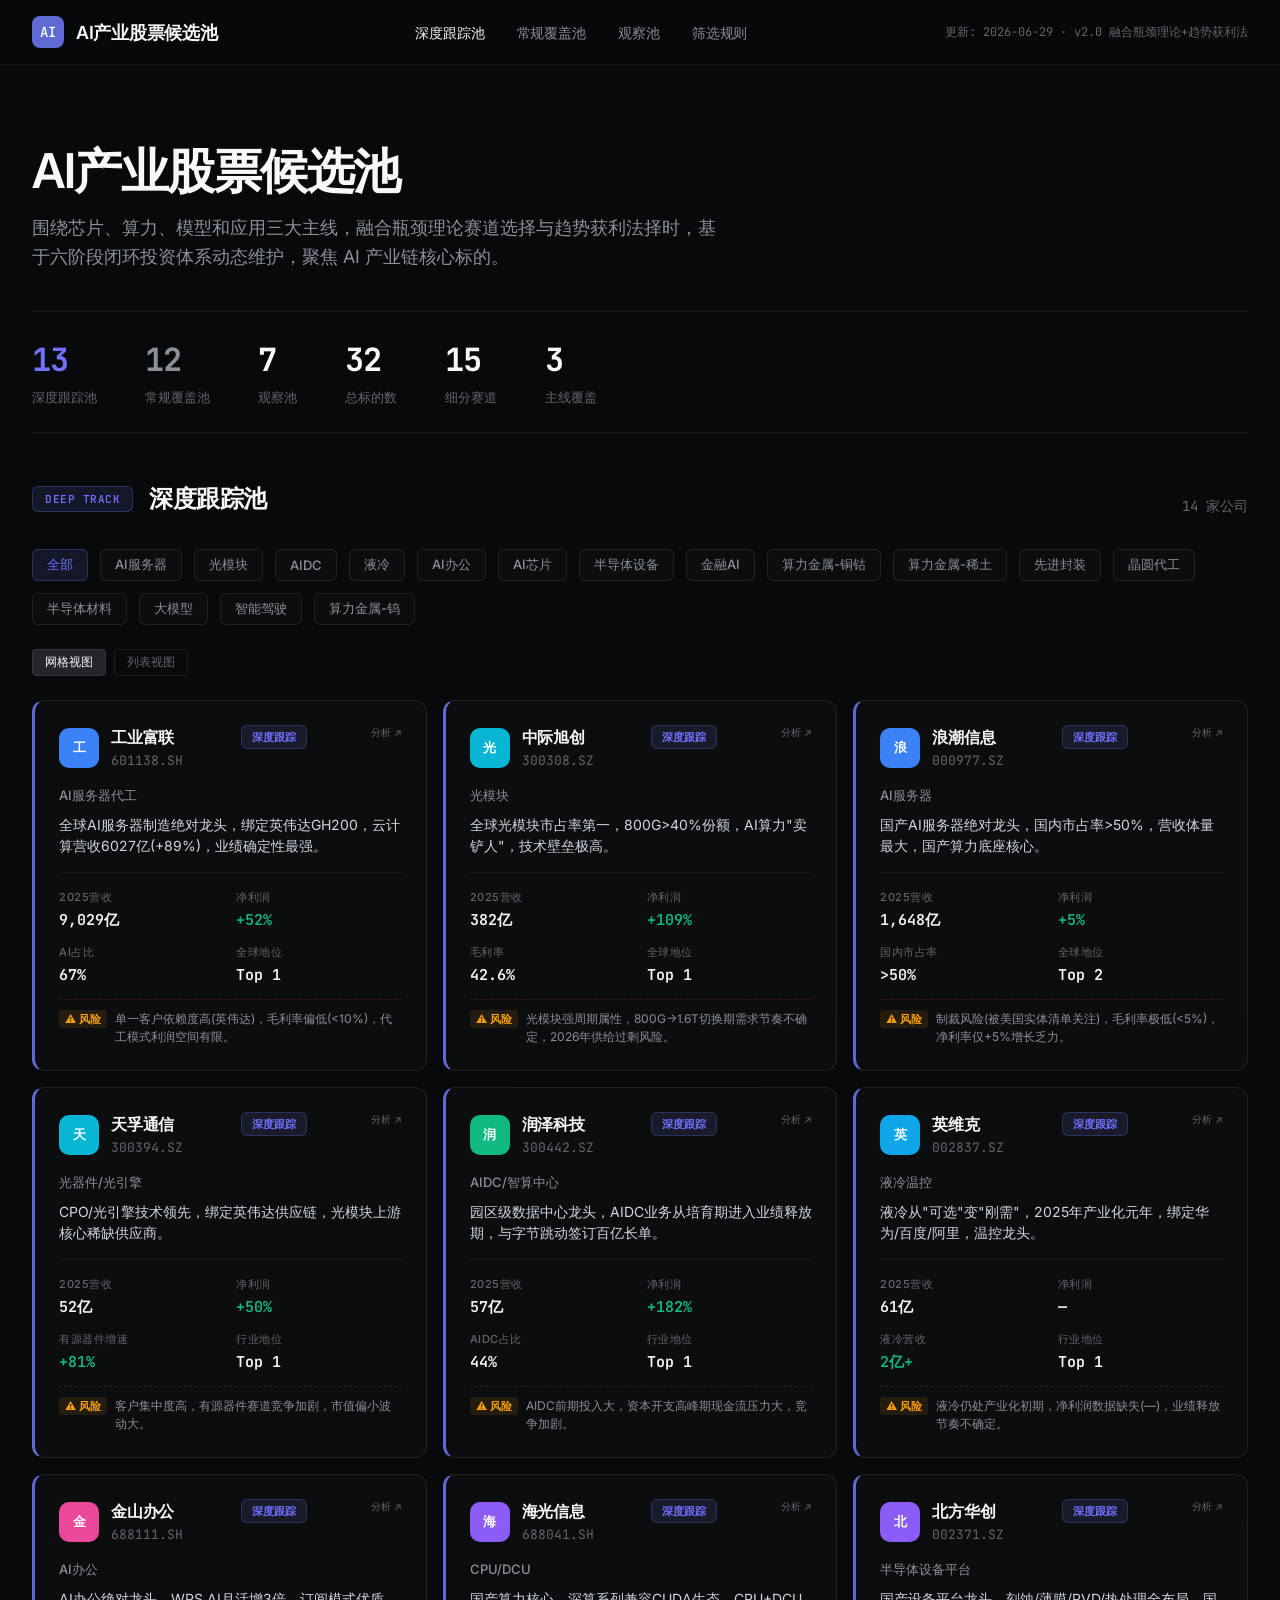
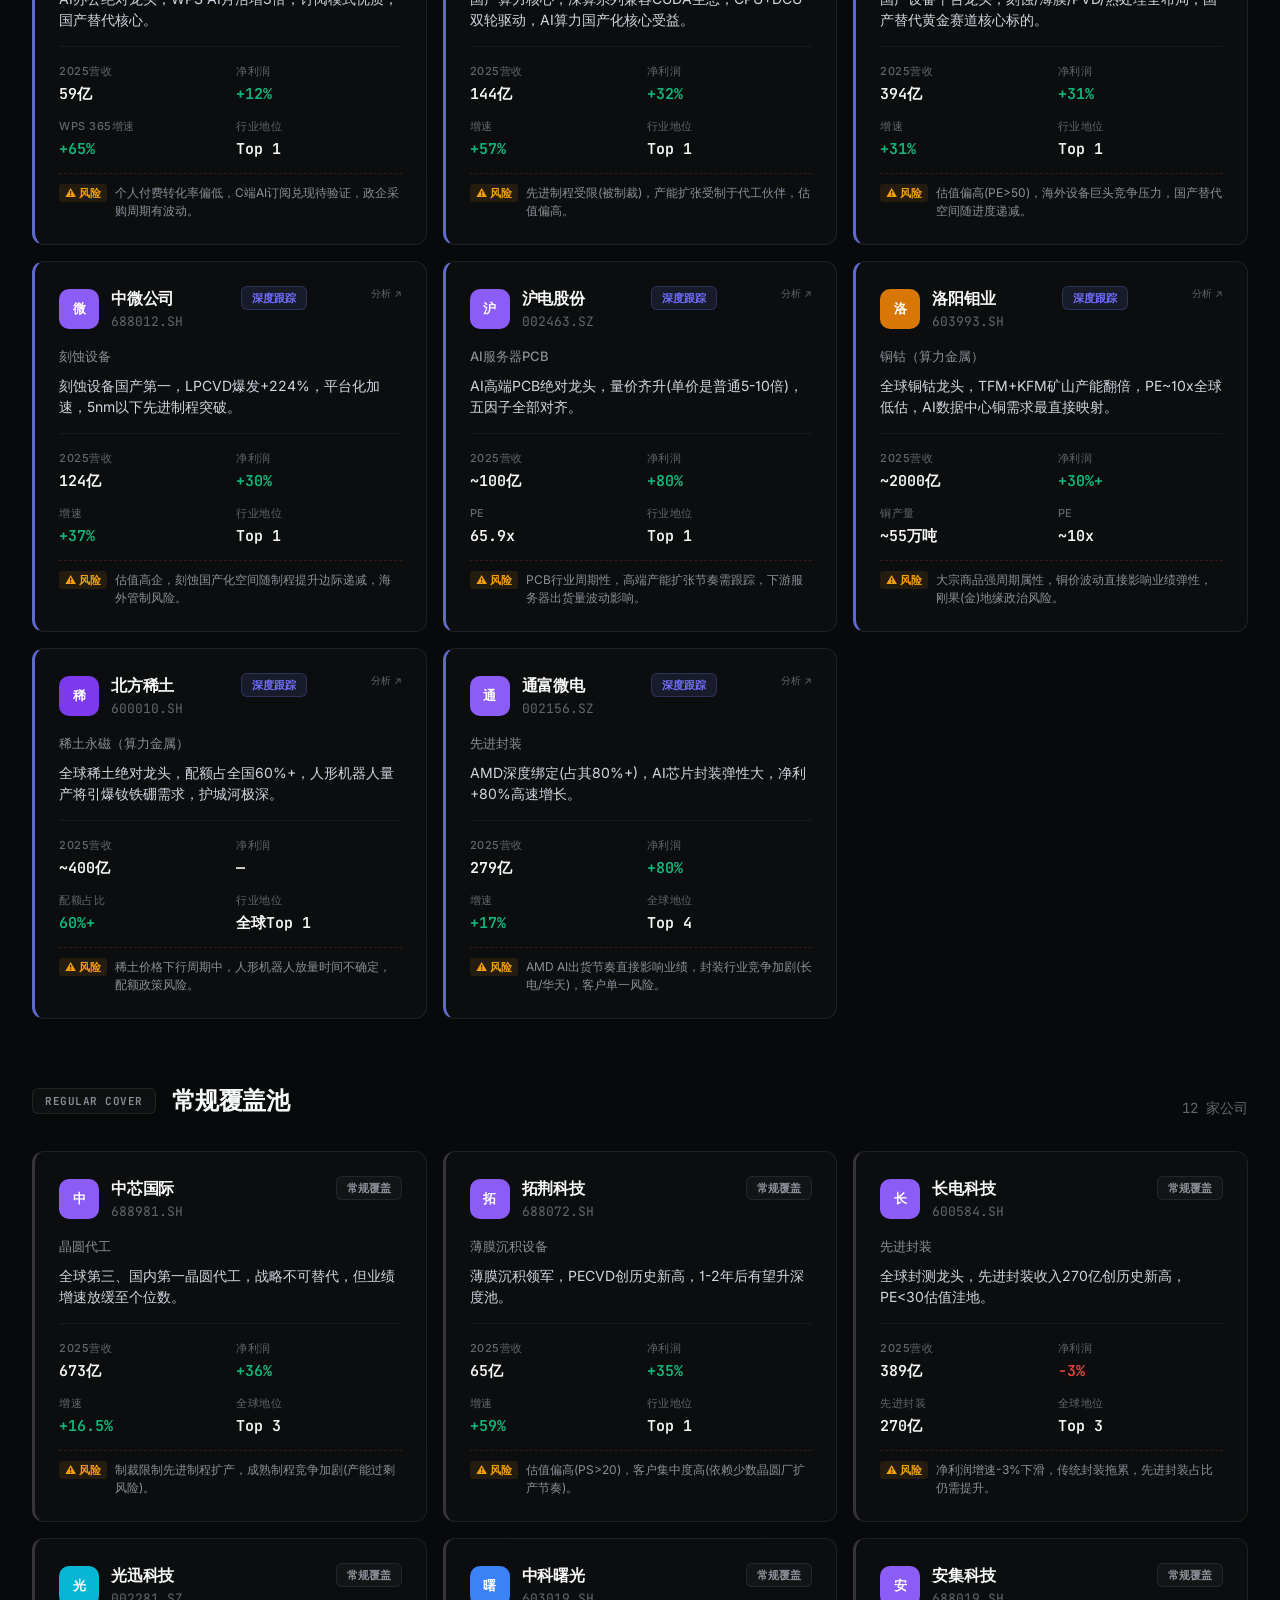
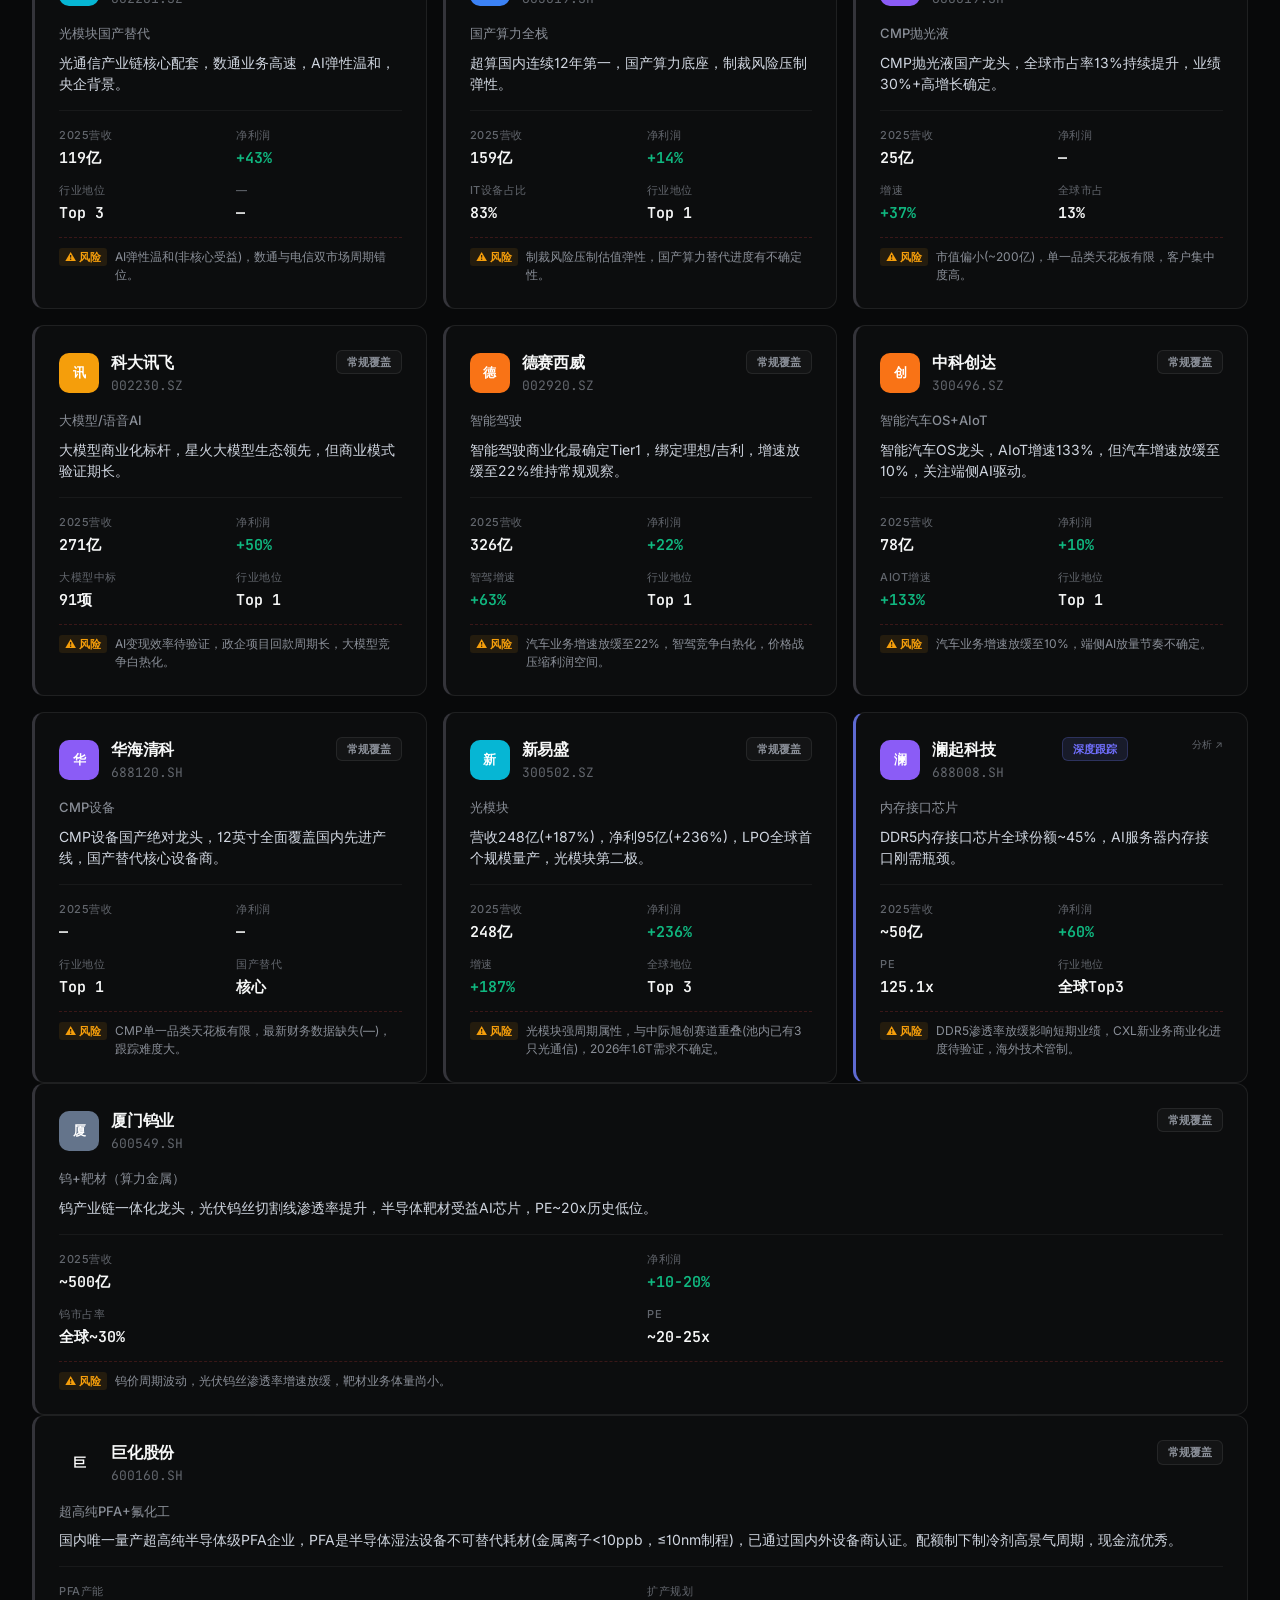
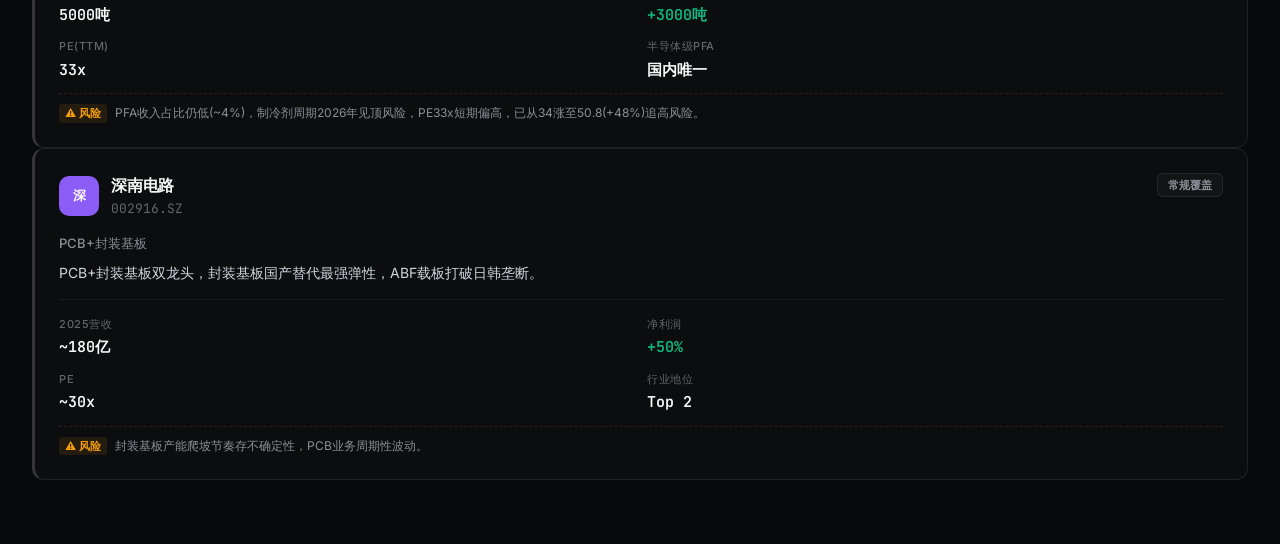
<file: index.html>
<!DOCTYPE html>
<html lang="zh-CN">
<head>
  <meta charset="UTF-8">
  <meta name="viewport" content="width=device-width, initial-scale=1.0">
  <title>AI产业股票候选池 | Warren H</title>
  <link href="https://fonts.googleapis.com/css2?family=Inter:wght@300;400;500;600;700&family=JetBrains+Mono:wght@400;500&display=swap" rel="stylesheet">
  <style>
    :root {
      --bg-deep: #010102;
      --bg-page: #08090a;
      --bg-panel: #0f1011;
      --bg-surface: #191a1b;
      --bg-elevated: #23252a;
      --text-primary: #f7f8f8;
      --text-secondary: #d0d6e0;
      --text-muted: #8a8f98;
      --text-faint: #62666d;
      --accent: #5e6ad2;
      --accent-hover: #828fff;
      --accent-violet: #7170ff;
      --border-subtle: rgba(255,255,255,0.05);
      --border-standard: rgba(255,255,255,0.08);
      --border-solid: #34343a;
      --success: #10b981;
      --warning: #f59e0b;
      --danger: #ef4444;
      --deep-track: rgba(94,106,210,0.15);
      --regular-track: rgba(255,255,255,0.03);
    }

    * {
      margin: 0;
      padding: 0;
      box-sizing: border-box;
    }

    body {
      font-family: 'Inter', system-ui, -apple-system, sans-serif;
      font-feature-settings: "cv01", "ss03";
      background: var(--bg-page);
      color: var(--text-secondary);
      line-height: 1.5;
      min-height: 100vh;
    }

    header {
      position: sticky;
      top: 0;
      z-index: 100;
      background: rgba(8,9,10,0.85);
      backdrop-filter: blur(20px);
      border-bottom: 1px solid var(--border-subtle);
    }

    .header-inner {
      max-width: 1400px;
      margin: 0 auto;
      padding: 0 32px;
      height: 64px;
      display: flex;
      align-items: center;
      justify-content: space-between;
    }

    .logo {
      display: flex;
      align-items: center;
      gap: 12px;
      font-size: 18px;
      font-weight: 600;
      color: var(--text-primary);
      letter-spacing: -0.3px;
    }

    .logo-icon {
      width: 32px;
      height: 32px;
      background: var(--accent);
      border-radius: 8px;
      display: flex;
      align-items: center;
      justify-content: center;
      font-family: 'JetBrains Mono', monospace;
      font-size: 14px;
      font-weight: 500;
      color: white;
    }

    .nav-links {
      display: flex;
      gap: 32px;
      align-items: center;
    }

    .nav-links a {
      font-size: 14px;
      font-weight: 500;
      color: var(--text-muted);
      text-decoration: none;
      transition: color 0.2s;
      letter-spacing: -0.1px;
    }

    .nav-links a:hover {
      color: var(--text-primary);
    }

    .nav-links a.active {
      color: var(--text-primary);
    }

    .last-update {
      font-size: 12px;
      color: var(--text-faint);
      font-family: 'JetBrains Mono', monospace;
    }

    .hero {
      max-width: 1400px;
      margin: 0 auto;
      padding: 80px 32px 48px;
    }

    .hero h1 {
      font-size: 48px;
      font-weight: 600;
      color: var(--text-primary);
      letter-spacing: -1.5px;
      line-height: 1.1;
      margin-bottom: 16px;
    }

    .hero-subtitle {
      font-size: 18px;
      color: var(--text-muted);
      line-height: 1.6;
      max-width: 700px;
      margin-bottom: 40px;
    }

    .stats-bar {
      display: flex;
      gap: 48px;
      padding: 24px 0;
      border-top: 1px solid var(--border-subtle);
      border-bottom: 1px solid var(--border-subtle);
    }

    .stat-item {
      display: flex;
      flex-direction: column;
      gap: 4px;
    }

    .stat-item.deep .stat-value { color: var(--accent-violet); }
    .stat-item.regular .stat-value { color: var(--text-muted); }

    .stat-value {
      font-size: 32px;
      font-weight: 700;
      color: var(--text-primary);
      font-family: 'JetBrains Mono', monospace;
      letter-spacing: -1px;
    }

    .stat-label {
      font-size: 13px;
      color: var(--text-faint);
      font-weight: 500;
    }

    .main {
      max-width: 1400px;
      margin: 0 auto;
      padding: 0 32px 64px;
    }

    .section-header {
      display: flex;
      align-items: flex-end;
      justify-content: space-between;
      margin-bottom: 32px;
    }

    .section-title {
      display: flex;
      align-items: center;
      gap: 16px;
    }

    .section-badge {
      padding: 4px 12px;
      border-radius: 6px;
      font-size: 11px;
      font-weight: 600;
      font-family: 'JetBrains Mono', monospace;
      text-transform: uppercase;
      letter-spacing: 0.5px;
    }

    .section-badge.deep {
      background: rgba(94,106,210,0.15);
      color: var(--accent-violet);
      border: 1px solid rgba(94,106,210,0.3);
    }

    .section-badge.regular {
      background: rgba(255,255,255,0.03);
      color: var(--text-muted);
      border: 1px solid var(--border-standard);
    }

    .section-title h2 {
      font-size: 24px;
      font-weight: 600;
      color: var(--text-primary);
      letter-spacing: -0.5px;
    }

    .section-count {
      font-size: 14px;
      color: var(--text-faint);
      font-family: 'JetBrains Mono', monospace;
    }

    .stock-grid {
      display: grid;
      grid-template-columns: repeat(auto-fill, minmax(380px, 1fr));
      gap: 16px;
    }

    .stock-card {
      background: rgba(255,255,255,0.02);
      border: 1px solid var(--border-standard);
      border-radius: 12px;
      padding: 24px;
      transition: all 0.2s ease;
      cursor: pointer;
      position: relative;
      overflow: hidden;
    }

    .stock-card:hover {
      background: rgba(255,255,255,0.04);
      border-color: rgba(255,255,255,0.12);
      transform: translateY(-2px);
    }

    .stock-card.deep-track {
      border-left: 3px solid var(--accent);
    }

    .stock-card.regular-track {
      border-left: 3px solid var(--border-solid);
    }

    .card-header {
      display: flex;
      align-items: flex-start;
      justify-content: space-between;
      margin-bottom: 16px;
    }

    .stock-info {
      display: flex;
      align-items: center;
      gap: 12px;
    }

    .stock-icon {
      width: 40px;
      height: 40px;
      border-radius: 10px;
      display: flex;
      align-items: center;
      justify-content: center;
      font-family: 'JetBrains Mono', monospace;
      font-size: 13px;
      font-weight: 600;
      color: white;
      flex-shrink: 0;
    }

    .stock-icon.chip { background: #8b5cf6; }
    .stock-icon.server { background: #3b82f6; }
    .stock-icon.optical { background: #06b6d4; }
    .stock-icon.datacenter { background: #10b981; }
    .stock-icon.cooling { background: #0ea5e9; }
    .stock-icon.model { background: #f59e0b; }
    .stock-icon.office { background: #ec4899; }
    .stock-icon.finance { background: #22c55e; }
    .stock-icon.auto { background: #f97316; }
    .stock-icon.medical { background: #ef4444; }
    .stock-icon.robot { background: #6366f1; }
    .stock-icon.security { background: #14b8a6; }
    .stock-icon.copper { background: #d97706; }
    .stock-icon.rare_earth { background: #7c3aed; }
    .stock-icon.tungsten { background: #64748b; }

    .stock-name-group {
      display: flex;
      flex-direction: column;
      gap: 2px;
    }

    .stock-name {
      font-size: 16px;
      font-weight: 600;
      color: var(--text-primary);
      letter-spacing: -0.2px;
    }

    .stock-code {
      font-size: 13px;
      color: var(--text-faint);
      font-family: 'JetBrains Mono', monospace;
    }

    .stock-tag {
      padding: 3px 10px;
      border-radius: 6px;
      font-size: 11px;
      font-weight: 600;
      font-family: 'JetBrains Mono', monospace;
      white-space: nowrap;
    }

    .stock-tag.deep {
      background: var(--deep-track);
      color: var(--accent-violet);
      border: 1px solid rgba(94,106,210,0.3);
    }

    .stock-tag.regular {
      background: var(--regular-track);
      color: var(--text-muted);
      border: 1px solid var(--border-standard);
    }

    .card-body {
      margin-bottom: 16px;
    }

    .stock-sector {
      font-size: 13px;
      color: var(--text-muted);
      margin-bottom: 8px;
      font-weight: 500;
    }

    .stock-desc {
      font-size: 14px;
      color: var(--text-secondary);
      line-height: 1.5;
      display: -webkit-box;
      -webkit-line-clamp: 2;
      -webkit-box-orient: vertical;
      overflow: hidden;
    }

    .card-metrics {
      display: grid;
      grid-template-columns: 1fr 1fr;
      gap: 12px;
      padding-top: 16px;
      border-top: 1px solid var(--border-subtle);
    }

    .metric {
      display: flex;
      flex-direction: column;
      gap: 4px;
    }

    .metric-label {
      font-size: 11px;
      color: var(--text-faint);
      font-weight: 500;
      text-transform: uppercase;
      letter-spacing: 0.5px;
    }

    .metric-value {
      font-size: 15px;
      font-weight: 600;
      color: var(--text-primary);
      font-family: 'JetBrains Mono', monospace;
    }

    .metric-value.positive {
      color: var(--success);
    }

    .metric-value.negative {
      color: var(--danger);
    }

    .card-risk {
      margin-top: 12px;
      padding-top: 10px;
      border-top: 1px dashed rgba(239,68,68,0.2);
      display: flex;
      align-items: flex-start;
      gap: 8px;
      font-size: 12px;
      line-height: 1.5;
    }

    .risk-label {
      white-space: nowrap;
      font-weight: 600;
      color: var(--warning);
      font-size: 11px;
      padding: 1px 6px;
      border-radius: 3px;
      background: rgba(245,158,11,0.1);
      flex-shrink: 0;
    }

    .risk-text {
      color: var(--text-muted);
    }

    .filters {
      display: flex;
      gap: 12px;
      margin-bottom: 24px;
      flex-wrap: wrap;
    }

    .filter-btn {
      padding: 6px 14px;
      border-radius: 6px;
      font-size: 13px;
      font-weight: 500;
      background: rgba(255,255,255,0.02);
      border: 1px solid var(--border-standard);
      color: var(--text-muted);
      cursor: pointer;
      transition: all 0.2s ease;
      font-family: inherit;
    }

    .filter-btn:hover {
      background: rgba(255,255,255,0.04);
      border-color: rgba(255,255,255,0.12);
      color: var(--text-primary);
    }

    .filter-btn.active {
      background: rgba(94,106,210,0.15);
      border-color: rgba(94,106,210,0.3);
      color: var(--accent-violet);
    }

    .view-toggle {
      display: flex;
      gap: 8px;
      margin-bottom: 24px;
    }

    .view-btn {
      padding: 4px 12px;
      border-radius: 4px;
      font-size: 12px;
      font-weight: 500;
      background: transparent;
      border: 1px solid var(--border-standard);
      color: var(--text-faint);
      cursor: pointer;
      transition: all 0.2s ease;
      font-family: inherit;
    }

    .view-btn.active {
      background: var(--bg-elevated);
      color: var(--text-primary);
      border-color: var(--border-solid);
    }

    .grid-container { display: block; }
    .grid-container.hidden { display: none; }
    .table-container { display: none; }
    .table-container.active { display: block; }

    .stock-table {
      width: 100%;
      border-collapse: collapse;
      font-size: 14px;
    }

    .stock-table th {
      text-align: left;
      padding: 12px 16px;
      font-size: 12px;
      font-weight: 500;
      color: var(--text-faint);
      text-transform: uppercase;
      letter-spacing: 0.5px;
      border-bottom: 1px solid var(--border-standard);
    }

    .stock-table td {
      padding: 14px 16px;
      border-bottom: 1px solid var(--border-subtle);
      color: var(--text-secondary);
    }

    .stock-table tr:hover td {
      background: rgba(255,255,255,0.02);
    }

    .stock-name-cell {
      display: flex;
      align-items: center;
      gap: 10px;
    }

    .stock-name-cell .stock-icon {
      width: 32px;
      height: 32px;
      font-size: 11px;
    }

    footer {
      margin-top: 64px;
      padding-top: 24px;
      border-top: 1px solid var(--border-subtle);
    }

    .footer-inner {
      display: flex;
      justify-content: space-between;
      align-items: center;
      font-size: 13px;
    }

    .footer-left {
      display: flex;
      align-items: center;
      gap: 8px;
      color: var(--text-faint);
    }

    .update-badge {
      padding: 2px 8px;
      border-radius: 4px;
      font-size: 11px;
      background: rgba(16,185,129,0.1);
      color: var(--success);
      border: 1px solid rgba(16,185,129,0.2);
    }

    .footer-right a {
      color: var(--text-muted);
      text-decoration: none;
      margin-left: 24px;
      transition: color 0.2s;
    }

    .footer-right a:hover {
      color: var(--text-primary);
    }

    @keyframes fadeIn {
      from { opacity: 0; transform: translateY(8px); }
      to { opacity: 1; transform: translateY(0); }
    }

    .stock-card {
      animation: fadeIn 0.4s ease both;
    }

        .stock-card:nth-child(1) { animation-delay: 0.00s; }
    .stock-card:nth-child(2) { animation-delay: 0.05s; }
    .stock-card:nth-child(3) { animation-delay: 0.10s; }
    .stock-card:nth-child(4) { animation-delay: 0.15s; }
    .stock-card:nth-child(5) { animation-delay: 0.20s; }
    .stock-card:nth-child(6) { animation-delay: 0.25s; }
    .stock-card:nth-child(7) { animation-delay: 0.30s; }
    .stock-card:nth-child(8) { animation-delay: 0.35s; }
    .stock-card:nth-child(9) { animation-delay: 0.40s; }
    .stock-card:nth-child(10) { animation-delay: 0.45s; }
    .stock-card:nth-child(11) { animation-delay: 0.50s; }
    .stock-card:nth-child(12) { animation-delay: 0.55s; }
    .stock-card:nth-child(13) { animation-delay: 0.60s; }
    .stock-card:nth-child(14) { animation-delay: 0.65s; }
    .stock-card:nth-child(15) { animation-delay: 0.70s; }
  </style>
</head>
<body>
  <header>
    <div class="header-inner">
      <div class="logo">
        <div class="logo-icon">AI</div>
        <span>AI产业股票候选池</span>
      </div>
      <nav class="nav-links">
        <a href="#deep" class="active">深度跟踪池</a>
        <a href="#regular">常规覆盖池</a>
        <a href="#observe">观察池</a>
        <a href="#rules">筛选规则</a>
      </nav>
      <div class="last-update">更新: 2026-06-29 · v2.0 融合瓶颈理论+趋势获利法</div>
    </div>
  </header>

  <section class="hero">
    <h1>AI产业股票候选池</h1>
    <p class="hero-subtitle">围绕芯片、算力、模型和应用三大主线，融合瓶颈理论赛道选择与趋势获利法择时，基于六阶段闭环投资体系动态维护，聚焦 AI 产业链核心标的。</p>
    <div class="stats-bar">
      <div class="stat-item deep">
        <span class="stat-value">13</span>
        <span class="stat-label">深度跟踪池</span>
      </div>
      <div class="stat-item regular">
        <span class="stat-value">12</span>
        <span class="stat-label">常规覆盖池</span>
      </div>
      <div class="stat-item">
        <span class="stat-value">7</span>
        <span class="stat-label">观察池</span>
      </div>
      <div class="stat-item">
        <span class="stat-value">32</span>
        <span class="stat-label">总标的数</span>
      </div>
      <div class="stat-item">
        <span class="stat-value">15</span>
        <span class="stat-label">细分赛道</span>
      </div>
      <div class="stat-item">
        <span class="stat-value">3</span>
        <span class="stat-label">主线覆盖</span>
      </div>
    </div>
  </section>

  <main class="main">
    <!-- Deep Track Pool -->
    <div class="section-header" id="deep">
      <div class="section-title">
        <span class="section-badge deep">DEEP TRACK</span>
        <h2>深度跟踪池</h2>
      </div>
      <div class="section-count">14 家公司</div>
    </div>

    <div class="filters">
      <button class="filter-btn active" data-filter="all">全部</button>
      <button class="filter-btn" data-filter="server">AI服务器</button>
      <button class="filter-btn" data-filter="optical">光模块</button>
      <button class="filter-btn" data-filter="datacenter">AIDC</button>
      <button class="filter-btn" data-filter="cooling">液冷</button>
      <button class="filter-btn" data-filter="office">AI办公</button>
      <button class="filter-btn" data-filter="chip">AI芯片</button>
      <button class="filter-btn" data-filter="equipment">半导体设备</button>
      <button class="filter-btn" data-filter="finance">金融AI</button>
      <button class="filter-btn" data-filter="copper">算力金属-铜钴</button>
      <button class="filter-btn" data-filter="rare_earth">算力金属-稀土</button>
      <button class="filter-btn" data-filter="packaging">先进封装</button>
      <button class="filter-btn" data-filter="foundry">晶圆代工</button>
      <button class="filter-btn" data-filter="material">半导体材料</button>
      <button class="filter-btn" data-filter="model">大模型</button>
      <button class="filter-btn" data-filter="auto">智能驾驶</button>
      <button class="filter-btn" data-filter="tungsten">算力金属-钨</button>
    </div>

    <div class="view-toggle">
      <button class="view-btn active" data-view="grid">网格视图</button>
      <button class="view-btn" data-view="table">列表视图</button>
    </div>

    <div class="grid-container active" id="deep-grid">
      <div class="stock-grid">
        <div class="stock-card deep-track" data-category="server">
          <div class="card-header">
            <div class="stock-info">
              <div class="stock-icon server">工</div>
              <div class="stock-name-group">
                <div class="stock-name">工业富联</div>
                <div class="stock-code">601138.SH</div>
              </div>
            </div>
            <span class="stock-tag deep">深度跟踪</span><span style="font-size:10px;color:var(--text-faint);margin-left:6px;">分析 ↗</span>
          </div>
          <div class="card-body">
            <div class="stock-sector">AI服务器代工</div>
            <div class="stock-desc">全球AI服务器制造绝对龙头，绑定英伟达GH200，云计算营收6027亿(+89%)，业绩确定性最强。</div>
          </div>
          <div class="card-metrics">
            <div class="metric">
              <span class="metric-label">2025营收</span>
              <span class="metric-value">9,029亿</span>
            </div>
            <div class="metric">
              <span class="metric-label">净利润</span>
              <span class="metric-value positive">+52%</span>
            </div>
            <div class="metric">
              <span class="metric-label">AI占比</span>
              <span class="metric-value">67%</span>
            </div>
            <div class="metric">
              <span class="metric-label">全球地位</span>
              <span class="metric-value">Top 1</span>
            </div>
          </div>
          <div class="card-risk">
            <span class="risk-label">⚠️ 风险</span>
            <span class="risk-text">单一客户依赖度高(英伟达)，毛利率偏低(<10%)，代工模式利润空间有限。</span>
          </div>
        </div>
        <div class="stock-card deep-track" data-category="optical">
          <div class="card-header">
            <div class="stock-info">
              <div class="stock-icon optical">光</div>
              <div class="stock-name-group">
                <div class="stock-name">中际旭创</div>
                <div class="stock-code">300308.SZ</div>
              </div>
            </div>
            <span class="stock-tag deep">深度跟踪</span><span style="font-size:10px;color:var(--text-faint);margin-left:6px;">分析 ↗</span>
          </div>
          <div class="card-body">
            <div class="stock-sector">光模块</div>
            <div class="stock-desc">全球光模块市占率第一，800G>40%份额，AI算力"卖铲人"，技术壁垒极高。</div>
          </div>
          <div class="card-metrics">
            <div class="metric">
              <span class="metric-label">2025营收</span>
              <span class="metric-value">382亿</span>
            </div>
            <div class="metric">
              <span class="metric-label">净利润</span>
              <span class="metric-value positive">+109%</span>
            </div>
            <div class="metric">
              <span class="metric-label">毛利率</span>
              <span class="metric-value">42.6%</span>
            </div>
            <div class="metric">
              <span class="metric-label">全球地位</span>
              <span class="metric-value">Top 1</span>
            </div>
          </div>
          <div class="card-risk">
            <span class="risk-label">⚠️ 风险</span>
            <span class="risk-text">光模块强周期属性，800G→1.6T切换期需求节奏不确定，2026年供给过剩风险。</span>
          </div>
        </div>
        <div class="stock-card deep-track" data-category="server">
          <div class="card-header">
            <div class="stock-info">
              <div class="stock-icon server">浪</div>
              <div class="stock-name-group">
                <div class="stock-name">浪潮信息</div>
                <div class="stock-code">000977.SZ</div>
              </div>
            </div>
            <span class="stock-tag deep">深度跟踪</span><span style="font-size:10px;color:var(--text-faint);margin-left:6px;">分析 ↗</span>
          </div>
          <div class="card-body">
            <div class="stock-sector">AI服务器</div>
            <div class="stock-desc">国产AI服务器绝对龙头，国内市占率>50%，营收体量最大，国产算力底座核心。</div>
          </div>
          <div class="card-metrics">
            <div class="metric">
              <span class="metric-label">2025营收</span>
              <span class="metric-value">1,648亿</span>
            </div>
            <div class="metric">
              <span class="metric-label">净利润</span>
              <span class="metric-value positive">+5%</span>
            </div>
            <div class="metric">
              <span class="metric-label">国内市占率</span>
              <span class="metric-value">>50%</span>
            </div>
            <div class="metric">
              <span class="metric-label">全球地位</span>
              <span class="metric-value">Top 2</span>
            </div>
          </div>
          <div class="card-risk">
            <span class="risk-label">⚠️ 风险</span>
            <span class="risk-text">制裁风险(被美国实体清单关注)，毛利率极低(<5%)，净利率仅+5%增长乏力。</span>
          </div>
        </div>
        <div class="stock-card deep-track" data-category="optical">
          <div class="card-header">
            <div class="stock-info">
              <div class="stock-icon optical">天</div>
              <div class="stock-name-group">
                <div class="stock-name">天孚通信</div>
                <div class="stock-code">300394.SZ</div>
              </div>
            </div>
            <span class="stock-tag deep">深度跟踪</span><span style="font-size:10px;color:var(--text-faint);margin-left:6px;">分析 ↗</span>
          </div>
          <div class="card-body">
            <div class="stock-sector">光器件/光引擎</div>
            <div class="stock-desc">CPO/光引擎技术领先，绑定英伟达供应链，光模块上游核心稀缺供应商。</div>
          </div>
          <div class="card-metrics">
            <div class="metric">
              <span class="metric-label">2025营收</span>
              <span class="metric-value">52亿</span>
            </div>
            <div class="metric">
              <span class="metric-label">净利润</span>
              <span class="metric-value positive">+50%</span>
            </div>
            <div class="metric">
              <span class="metric-label">有源器件增速</span>
              <span class="metric-value positive">+81%</span>
            </div>
            <div class="metric">
              <span class="metric-label">行业地位</span>
              <span class="metric-value">Top 1</span>
            </div>
          </div>
          <div class="card-risk">
            <span class="risk-label">⚠️ 风险</span>
            <span class="risk-text">客户集中度高，有源器件赛道竞争加剧，市值偏小波动大。</span>
          </div>
        </div>
        <div class="stock-card deep-track" data-category="datacenter">
          <div class="card-header">
            <div class="stock-info">
              <div class="stock-icon datacenter">润</div>
              <div class="stock-name-group">
                <div class="stock-name">润泽科技</div>
                <div class="stock-code">300442.SZ</div>
              </div>
            </div>
            <span class="stock-tag deep">深度跟踪</span><span style="font-size:10px;color:var(--text-faint);margin-left:6px;">分析 ↗</span>
          </div>
          <div class="card-body">
            <div class="stock-sector">AIDC/智算中心</div>
            <div class="stock-desc">园区级数据中心龙头，AIDC业务从培育期进入业绩释放期，与字节跳动签订百亿长单。</div>
          </div>
          <div class="card-metrics">
            <div class="metric">
              <span class="metric-label">2025营收</span>
              <span class="metric-value">57亿</span>
            </div>
            <div class="metric">
              <span class="metric-label">净利润</span>
              <span class="metric-value positive">+182%</span>
            </div>
            <div class="metric">
              <span class="metric-label">AIDC占比</span>
              <span class="metric-value">44%</span>
            </div>
            <div class="metric">
              <span class="metric-label">行业地位</span>
              <span class="metric-value">Top 1</span>
            </div>
          </div>
          <div class="card-risk">
            <span class="risk-label">⚠️ 风险</span>
            <span class="risk-text">AIDC前期投入大，资本开支高峰期现金流压力大，竞争加剧。</span>
          </div>
        </div>
        <div class="stock-card deep-track" data-category="cooling">
          <div class="card-header">
            <div class="stock-info">
              <div class="stock-icon cooling">英</div>
              <div class="stock-name-group">
                <div class="stock-name">英维克</div>
                <div class="stock-code">002837.SZ</div>
              </div>
            </div>
            <span class="stock-tag deep">深度跟踪</span><span style="font-size:10px;color:var(--text-faint);margin-left:6px;">分析 ↗</span>
          </div>
          <div class="card-body">
            <div class="stock-sector">液冷温控</div>
            <div class="stock-desc">液冷从"可选"变"刚需"，2025年产业化元年，绑定华为/百度/阿里，温控龙头。</div>
          </div>
          <div class="card-metrics">
            <div class="metric">
              <span class="metric-label">2025营收</span>
              <span class="metric-value">61亿</span>
            </div>
            <div class="metric">
              <span class="metric-label">净利润</span>
              <span class="metric-value">—</span>
            </div>
            <div class="metric">
              <span class="metric-label">液冷营收</span>
              <span class="metric-value positive">2亿+</span>
            </div>
            <div class="metric">
              <span class="metric-label">行业地位</span>
              <span class="metric-value">Top 1</span>
            </div>
          </div>
          <div class="card-risk">
            <span class="risk-label">⚠️ 风险</span>
            <span class="risk-text">液冷仍处产业化初期，净利润数据缺失(—)，业绩释放节奏不确定。</span>
          </div>
        </div>
        <div class="stock-card deep-track" data-category="office">
          <div class="card-header">
            <div class="stock-info">
              <div class="stock-icon office">金</div>
              <div class="stock-name-group">
                <div class="stock-name">金山办公</div>
                <div class="stock-code">688111.SH</div>
              </div>
            </div>
            <span class="stock-tag deep">深度跟踪</span><span style="font-size:10px;color:var(--text-faint);margin-left:6px;">分析 ↗</span>
          </div>
          <div class="card-body">
            <div class="stock-sector">AI办公</div>
            <div class="stock-desc">AI办公绝对龙头，WPS AI月活增3倍，订阅模式优质，国产替代核心。</div>
          </div>
          <div class="card-metrics">
            <div class="metric">
              <span class="metric-label">2025营收</span>
              <span class="metric-value">59亿</span>
            </div>
            <div class="metric">
              <span class="metric-label">净利润</span>
              <span class="metric-value positive">+12%</span>
            </div>
            <div class="metric">
              <span class="metric-label">WPS 365增速</span>
              <span class="metric-value positive">+65%</span>
            </div>
            <div class="metric">
              <span class="metric-label">行业地位</span>
              <span class="metric-value">Top 1</span>
            </div>
          </div>
          <div class="card-risk">
            <span class="risk-label">⚠️ 风险</span>
            <span class="risk-text">个人付费转化率偏低，C端AI订阅兑现待验证，政企采购周期有波动。</span>
          </div>
        </div>
        <div class="stock-card deep-track" data-category="chip">
          <div class="card-header">
            <div class="stock-info">
              <div class="stock-icon chip">海</div>
              <div class="stock-name-group">
                <div class="stock-name">海光信息</div>
                <div class="stock-code">688041.SH</div>
              </div>
            </div>
            <span class="stock-tag deep">深度跟踪</span><span style="font-size:10px;color:var(--text-faint);margin-left:6px;">分析 ↗</span>
          </div>
          <div class="card-body">
            <div class="stock-sector">CPU/DCU</div>
            <div class="stock-desc">国产算力核心，深算系列兼容CUDA生态，CPU+DCU双轮驱动，AI算力国产化核心受益。</div>
          </div>
          <div class="card-metrics">
            <div class="metric">
              <span class="metric-label">2025营收</span>
              <span class="metric-value">144亿</span>
            </div>
            <div class="metric">
              <span class="metric-label">净利润</span>
              <span class="metric-value positive">+32%</span>
            </div>
            <div class="metric">
              <span class="metric-label">增速</span>
              <span class="metric-value positive">+57%</span>
            </div>
            <div class="metric">
              <span class="metric-label">行业地位</span>
              <span class="metric-value">Top 1</span>
            </div>
          </div>
          <div class="card-risk">
            <span class="risk-label">⚠️ 风险</span>
            <span class="risk-text">先进制程受限(被制裁)，产能扩张受制于代工伙伴，估值偏高。</span>
          </div>
        </div>
        <div class="stock-card deep-track" data-category="equipment">
          <div class="card-header">
            <div class="stock-info">
              <div class="stock-icon chip">北</div>
              <div class="stock-name-group">
                <div class="stock-name">北方华创</div>
                <div class="stock-code">002371.SZ</div>
              </div>
            </div>
            <span class="stock-tag deep">深度跟踪</span><span style="font-size:10px;color:var(--text-faint);margin-left:6px;">分析 ↗</span>
          </div>
          <div class="card-body">
            <div class="stock-sector">半导体设备平台</div>
            <div class="stock-desc">国产设备平台龙头，刻蚀/薄膜/PVD/热处理全布局，国产替代黄金赛道核心标的。</div>
          </div>
          <div class="card-metrics">
            <div class="metric">
              <span class="metric-label">2025营收</span>
              <span class="metric-value">394亿</span>
            </div>
            <div class="metric">
              <span class="metric-label">净利润</span>
              <span class="metric-value positive">+31%</span>
            </div>
            <div class="metric">
              <span class="metric-label">增速</span>
              <span class="metric-value positive">+31%</span>
            </div>
            <div class="metric">
              <span class="metric-label">行业地位</span>
              <span class="metric-value">Top 1</span>
            </div>
          </div>
          <div class="card-risk">
            <span class="risk-label">⚠️ 风险</span>
            <span class="risk-text">估值偏高(PE>50)，海外设备巨头竞争压力，国产替代空间随进度递减。</span>
          </div>
        </div>
        <div class="stock-card deep-track" data-category="equipment">
          <div class="card-header">
            <div class="stock-info">
              <div class="stock-icon chip">微</div>
              <div class="stock-name-group">
                <div class="stock-name">中微公司</div>
                <div class="stock-code">688012.SH</div>
              </div>
            </div>
            <span class="stock-tag deep">深度跟踪</span><span style="font-size:10px;color:var(--text-faint);margin-left:6px;">分析 ↗</span>
          </div>
          <div class="card-body">
            <div class="stock-sector">刻蚀设备</div>
            <div class="stock-desc">刻蚀设备国产第一，LPCVD爆发+224%，平台化加速，5nm以下先进制程突破。</div>
          </div>
          <div class="card-metrics">
            <div class="metric">
              <span class="metric-label">2025营收</span>
              <span class="metric-value">124亿</span>
            </div>
            <div class="metric">
              <span class="metric-label">净利润</span>
              <span class="metric-value positive">+30%</span>
            </div>
            <div class="metric">
              <span class="metric-label">增速</span>
              <span class="metric-value positive">+37%</span>
            </div>
            <div class="metric">
              <span class="metric-label">行业地位</span>
              <span class="metric-value">Top 1</span>
            </div>
          </div>
          <div class="card-risk">
            <span class="risk-label">⚠️ 风险</span>
            <span class="risk-text">估值高企，刻蚀国产化空间随制程提升边际递减，海外管制风险。</span>
          </div>
        </div>
        <div class="stock-card deep-track" data-category="pcb">
          <div class="card-header">
            <div class="stock-info">
              <div class="stock-icon chip">沪</div>
              <div class="stock-name-group">
                <div class="stock-name">沪电股份</div>
                <div class="stock-code">002463.SZ</div>
              </div>
            </div>
            <span class="stock-tag deep">深度跟踪</span><span style="font-size:10px;color:var(--text-faint);margin-left:6px;">分析 ↗</span>
          </div>
          <div class="card-body">
            <div class="stock-sector">AI服务器PCB</div>
            <div class="stock-desc">AI高端PCB绝对龙头，量价齐升(单价是普通5-10倍)，五因子全部对齐。</div>
          </div>
          <div class="card-metrics">
            <div class="metric">
              <span class="metric-label">2025营收</span>
              <span class="metric-value">~100亿</span>
            </div>
            <div class="metric">
              <span class="metric-label">净利润</span>
              <span class="metric-value positive">+80%</span>
            </div>
            <div class="metric">
              <span class="metric-label">PE</span>
              <span class="metric-value">65.9x</span>
            </div>
            <div class="metric">
              <span class="metric-label">行业地位</span>
              <span class="metric-value">Top 1</span>
            </div>
          </div>
          <div class="card-risk">
            <span class="risk-label">⚠️ 风险</span>
            <span class="risk-text">PCB行业周期性，高端产能扩张节奏需跟踪，下游服务器出货量波动影响。</span>
          </div>
        </div>
        <div class="stock-card deep-track" data-category="copper">
          <div class="card-header">
            <div class="stock-info">
              <div class="stock-icon copper">洛</div>
              <div class="stock-name-group">
                <div class="stock-name">洛阳钼业</div>
                <div class="stock-code">603993.SH</div>
              </div>
            </div>
            <span class="stock-tag deep">深度跟踪</span><span style="font-size:10px;color:var(--text-faint);margin-left:6px;">分析 ↗</span>
          </div>
          <div class="card-body">
            <div class="stock-sector">铜钴（算力金属）</div>
            <div class="stock-desc">全球铜钴龙头，TFM+KFM矿山产能翻倍，PE~10x全球低估，AI数据中心铜需求最直接映射。</div>
          </div>
          <div class="card-metrics">
            <div class="metric">
              <span class="metric-label">2025营收</span>
              <span class="metric-value">~2000亿</span>
            </div>
            <div class="metric">
              <span class="metric-label">净利润</span>
              <span class="metric-value positive">+30%+</span>
            </div>
            <div class="metric">
              <span class="metric-label">铜产量</span>
              <span class="metric-value">~55万吨</span>
            </div>
            <div class="metric">
              <span class="metric-label">PE</span>
              <span class="metric-value">~10x</span>
            </div>
          </div>
          <div class="card-risk">
            <span class="risk-label">⚠️ 风险</span>
            <span class="risk-text">大宗商品强周期属性，铜价波动直接影响业绩弹性，刚果(金)地缘政治风险。</span>
          </div>
        </div>
        <div class="stock-card deep-track" data-category="rare_earth">
          <div class="card-header">
            <div class="stock-info">
              <div class="stock-icon rare_earth">稀</div>
              <div class="stock-name-group">
                <div class="stock-name">北方稀土</div>
                <div class="stock-code">600010.SH</div>
              </div>
            </div>
            <span class="stock-tag deep">深度跟踪</span><span style="font-size:10px;color:var(--text-faint);margin-left:6px;">分析 ↗</span>
          </div>
          <div class="card-body">
            <div class="stock-sector">稀土永磁（算力金属）</div>
            <div class="stock-desc">全球稀土绝对龙头，配额占全国60%+，人形机器人量产将引爆钕铁硼需求，护城河极深。</div>
          </div>
          <div class="card-metrics">
            <div class="metric">
              <span class="metric-label">2025营收</span>
              <span class="metric-value">~400亿</span>
            </div>
            <div class="metric">
              <span class="metric-label">净利润</span>
              <span class="metric-value">—</span>
            </div>
            <div class="metric">
              <span class="metric-label">配额占比</span>
              <span class="metric-value positive">60%+</span>
            </div>
            <div class="metric">
              <span class="metric-label">行业地位</span>
              <span class="metric-value">全球Top 1</span>
            </div>
          </div>
          <div class="card-risk">
            <span class="risk-label">⚠️ 风险</span>
            <span class="risk-text">稀土价格下行周期中，人形机器人放量时间不确定，配额政策风险。</span>
          </div>
        </div>
<div class="stock-card deep-track" data-category="packaging">
          <div class="card-header">
            <div class="stock-info">
              <div class="stock-icon chip">通</div>
              <div class="stock-name-group">
                <div class="stock-name">通富微电</div>
                <div class="stock-code">002156.SZ</div>
              </div>
            </div>
            <span class="stock-tag deep">深度跟踪</span><span style="font-size:10px;color:var(--text-faint);margin-left:6px;">分析 ↗</span>
          </div>
          <div class="card-body">
            <div class="stock-sector">先进封装</div>
            <div class="stock-desc">AMD深度绑定(占其80%+)，AI芯片封装弹性大，净利+80%高速增长。</div>
          </div>
          <div class="card-metrics">
            <div class="metric">
              <span class="metric-label">2025营收</span>
              <span class="metric-value">279亿</span>
            </div>
            <div class="metric">
              <span class="metric-label">净利润</span>
              <span class="metric-value positive">+80%</span>
            </div>
            <div class="metric">
              <span class="metric-label">增速</span>
              <span class="metric-value positive">+17%</span>
            </div>
            <div class="metric">
              <span class="metric-label">全球地位</span>
              <span class="metric-value">Top 4</span>
            </div>
          </div>
          <div class="card-risk">
            <span class="risk-label">⚠️ 风险</span>
            <span class="risk-text">AMD AI出货节奏直接影响业绩，封装行业竞争加剧(长电/华天)，客户单一风险。</span>
          </div>
        </div>
      </div>
    </div>

    <div class="table-container" id="deep-table">
      <table class="stock-table">
        <thead>
          <tr>
            <th>公司</th>
            <th>细分赛道</th>
            <th>2025营收</th>
            <th>净利润增速</th>
            <th>核心指标</th>
            <th>地位</th>
            <th>层级</th>
          </tr>
        </thead>
        <tbody>
          <tr>
            <td>
              <div class="stock-name-cell">
                <div class="stock-icon server">工</div>
                <div>
                  <div class="stock-name">工业富联</div>
                  <div class="stock-code">601138.SH</div>
                </div>
              </div>
            </td>
            <td>AI服务器代工</td>
            <td class="metric-value">9,029亿</td>
            <td><span class="metric-value positive">+52%</span></td>
            <td>67%</td>
            <td>Top 1</td>
            <td><span class="stock-tag deep">深度</span></td>
          </tr>
          <tr>
            <td>
              <div class="stock-name-cell">
                <div class="stock-icon optical">光</div>
                <div>
                  <div class="stock-name">中际旭创</div>
                  <div class="stock-code">300308.SZ</div>
                </div>
              </div>
            </td>
            <td>光模块</td>
            <td class="metric-value">382亿</td>
            <td><span class="metric-value positive">+109%</span></td>
            <td>42.6%</td>
            <td>Top 1</td>
            <td><span class="stock-tag deep">深度</span></td>
          </tr>
          <tr>
            <td>
              <div class="stock-name-cell">
                <div class="stock-icon server">浪</div>
                <div>
                  <div class="stock-name">浪潮信息</div>
                  <div class="stock-code">000977.SZ</div>
                </div>
              </div>
            </td>
            <td>AI服务器</td>
            <td class="metric-value">1,648亿</td>
            <td><span class="metric-value positive">+5%</span></td>
            <td>>50%</td>
            <td>Top 2</td>
            <td><span class="stock-tag deep">深度</span></td>
          </tr>
          <tr>
            <td>
              <div class="stock-name-cell">
                <div class="stock-icon optical">天</div>
                <div>
                  <div class="stock-name">天孚通信</div>
                  <div class="stock-code">300394.SZ</div>
                </div>
              </div>
            </td>
            <td>光器件/光引擎</td>
            <td class="metric-value">52亿</td>
            <td><span class="metric-value positive">+50%</span></td>
            <td>+81%</td>
            <td>Top 1</td>
            <td><span class="stock-tag deep">深度</span></td>
          </tr>
          <tr>
            <td>
              <div class="stock-name-cell">
                <div class="stock-icon datacenter">润</div>
                <div>
                  <div class="stock-name">润泽科技</div>
                  <div class="stock-code">300442.SZ</div>
                </div>
              </div>
            </td>
            <td>AIDC/智算中心</td>
            <td class="metric-value">57亿</td>
            <td><span class="metric-value positive">+182%</span></td>
            <td>44%</td>
            <td>Top 1</td>
            <td><span class="stock-tag deep">深度</span></td>
          </tr>
          <tr>
            <td>
              <div class="stock-name-cell">
                <div class="stock-icon cooling">英</div>
                <div>
                  <div class="stock-name">英维克</div>
                  <div class="stock-code">002837.SZ</div>
                </div>
              </div>
            </td>
            <td>液冷温控</td>
            <td class="metric-value">61亿</td>
            <td><span class="metric-value">—</span></td>
            <td>2亿+</td>
            <td>Top 1</td>
            <td><span class="stock-tag deep">深度</span></td>
          </tr>
          <tr>
            <td>
              <div class="stock-name-cell">
                <div class="stock-icon office">金</div>
                <div>
                  <div class="stock-name">金山办公</div>
                  <div class="stock-code">688111.SH</div>
                </div>
              </div>
            </td>
            <td>AI办公</td>
            <td class="metric-value">59亿</td>
            <td><span class="metric-value positive">+12%</span></td>
            <td>+65%</td>
            <td>Top 1</td>
            <td><span class="stock-tag deep">深度</span></td>
          </tr>
          <tr>
            <td>
              <div class="stock-name-cell">
                <div class="stock-icon chip">海</div>
                <div>
                  <div class="stock-name">海光信息</div>
                  <div class="stock-code">688041.SH</div>
                </div>
              </div>
            </td>
            <td>CPU/DCU</td>
            <td class="metric-value">144亿</td>
            <td><span class="metric-value positive">+32%</span></td>
            <td>+57%</td>
            <td>Top 1</td>
            <td><span class="stock-tag deep">深度</span></td>
          </tr>
          <tr>
            <td>
              <div class="stock-name-cell">
                <div class="stock-icon chip">北</div>
                <div>
                  <div class="stock-name">北方华创</div>
                  <div class="stock-code">002371.SZ</div>
                </div>
              </div>
            </td>
            <td>半导体设备平台</td>
            <td class="metric-value">394亿</td>
            <td><span class="metric-value positive">+31%</span></td>
            <td>+31%</td>
            <td>Top 1</td>
            <td><span class="stock-tag deep">深度</span></td>
          </tr>
          <tr>
            <td>
              <div class="stock-name-cell">
                <div class="stock-icon chip">微</div>
                <div>
                  <div class="stock-name">中微公司</div>
                  <div class="stock-code">688012.SH</div>
                </div>
              </div>
            </td>
            <td>刻蚀设备</td>
            <td class="metric-value">124亿</td>
            <td><span class="metric-value positive">+30%</span></td>
            <td>+37%</td>
            <td>Top 1</td>
            <td><span class="stock-tag deep">深度</span></td>
          </tr>
          
          <tr>
            <td>
              <div class="stock-name-cell">
                <div class="stock-icon copper">洛</div>
                <div>
                  <div class="stock-name">洛阳钼业</div>
                  <div class="stock-code">603993.SH</div>
                </div>
              </div>
            </td>
            <td>铜钴（算力金属）</td>
            <td class="metric-value">~2000亿</td>
            <td><span class="metric-value positive">+30%+</span></td>
            <td>~55万吨</td>
            <td>~10x</td>
            <td><span class="stock-tag deep">深度</span></td>
          </tr>
          <tr>
            <td>
              <div class="stock-name-cell">
                <div class="stock-icon rare_earth">稀</div>
                <div>
                  <div class="stock-name">北方稀土</div>
                  <div class="stock-code">600010.SH</div>
                </div>
              </div>
            </td>
            <td>稀土永磁（算力金属）</td>
            <td class="metric-value">~400亿</td>
            <td><span class="metric-value">—</span></td>
            <td>60%+</td>
            <td>全球Top 1</td>
            <td><span class="stock-tag deep">深度</span></td>
          </tr>
          
          <tr>
            <td>
              <div class="stock-name-cell">
                <div class="stock-icon chip">通</div>
                <div>
                  <div class="stock-name">通富微电</div>
                  <div class="stock-code">002156.SZ</div>
                </div>
              </div>
            </td>
            <td>先进封装</td>
            <td class="metric-value">279亿</td>
            <td><span class="metric-value positive">+80%</span></td>
            <td>+17%</td>
            <td>Top 4</td>
            <td><span class="stock-tag deep">深度</span></td>
          </tr>
        </tbody>
      </table>
    </div>

    <!-- Regular Track Pool -->
    <div class="section-header" id="regular" style="margin-top: 64px;">
      <div class="section-title">
        <span class="section-badge regular">REGULAR COVER</span>
        <h2>常规覆盖池</h2>
      </div>
      <div class="section-count">12 家公司</div>
    </div>

    <div class="stock-grid" id="regular-grid">
        <div class="stock-card regular-track" data-category="foundry">
          <div class="card-header">
            <div class="stock-info">
              <div class="stock-icon chip">中</div>
              <div class="stock-name-group">
                <div class="stock-name">中芯国际</div>
                <div class="stock-code">688981.SH</div>
              </div>
            </div>
            <span class="stock-tag regular">常规覆盖</span>
          </div>
          <div class="card-body">
            <div class="stock-sector">晶圆代工</div>
            <div class="stock-desc">全球第三、国内第一晶圆代工，战略不可替代，但业绩增速放缓至个位数。</div>
          </div>
          <div class="card-metrics">
            <div class="metric">
              <span class="metric-label">2025营收</span>
              <span class="metric-value">673亿</span>
            </div>
            <div class="metric">
              <span class="metric-label">净利润</span>
              <span class="metric-value positive">+36%</span>
            </div>
            <div class="metric">
              <span class="metric-label">增速</span>
              <span class="metric-value positive">+16.5%</span>
            </div>
            <div class="metric">
              <span class="metric-label">全球地位</span>
              <span class="metric-value">Top 3</span>
            </div>
          </div>
          <div class="card-risk">
            <span class="risk-label">⚠️ 风险</span>
            <span class="risk-text">制裁限制先进制程扩产，成熟制程竞争加剧(产能过剩风险)。</span>
          </div>
        </div>
        <div class="stock-card regular-track" data-category="equipment">
          <div class="card-header">
            <div class="stock-info">
              <div class="stock-icon chip">拓</div>
              <div class="stock-name-group">
                <div class="stock-name">拓荆科技</div>
                <div class="stock-code">688072.SH</div>
              </div>
            </div>
            <span class="stock-tag regular">常规覆盖</span>
          </div>
          <div class="card-body">
            <div class="stock-sector">薄膜沉积设备</div>
            <div class="stock-desc">薄膜沉积领军，PECVD创历史新高，1-2年后有望升深度池。</div>
          </div>
          <div class="card-metrics">
            <div class="metric">
              <span class="metric-label">2025营收</span>
              <span class="metric-value">65亿</span>
            </div>
            <div class="metric">
              <span class="metric-label">净利润</span>
              <span class="metric-value positive">+35%</span>
            </div>
            <div class="metric">
              <span class="metric-label">增速</span>
              <span class="metric-value positive">+59%</span>
            </div>
            <div class="metric">
              <span class="metric-label">行业地位</span>
              <span class="metric-value">Top 1</span>
            </div>
          </div>
          <div class="card-risk">
            <span class="risk-label">⚠️ 风险</span>
            <span class="risk-text">估值偏高(PS>20)，客户集中度高(依赖少数晶圆厂扩产节奏)。</span>
          </div>
        </div>
        <div class="stock-card regular-track" data-category="packaging">
          <div class="card-header">
            <div class="stock-info">
              <div class="stock-icon chip">长</div>
              <div class="stock-name-group">
                <div class="stock-name">长电科技</div>
                <div class="stock-code">600584.SH</div>
              </div>
            </div>
            <span class="stock-tag regular">常规覆盖</span>
          </div>
          <div class="card-body">
            <div class="stock-sector">先进封装</div>
            <div class="stock-desc">全球封测龙头，先进封装收入270亿创历史新高，PE<30估值洼地。</div>
          </div>
          <div class="card-metrics">
            <div class="metric">
              <span class="metric-label">2025营收</span>
              <span class="metric-value">389亿</span>
            </div>
            <div class="metric">
              <span class="metric-label">净利润</span>
              <span class="metric-value negative">-3%</span>
            </div>
            <div class="metric">
              <span class="metric-label">先进封装</span>
              <span class="metric-value">270亿</span>
            </div>
            <div class="metric">
              <span class="metric-label">全球地位</span>
              <span class="metric-value">Top 3</span>
            </div>
          </div>
          <div class="card-risk">
            <span class="risk-label">⚠️ 风险</span>
            <span class="risk-text">净利润增速-3%下滑，传统封装拖累，先进封装占比仍需提升。</span>
          </div>
        </div>
        <div class="stock-card regular-track" data-category="optical">
          <div class="card-header">
            <div class="stock-info">
              <div class="stock-icon optical">光</div>
              <div class="stock-name-group">
                <div class="stock-name">光迅科技</div>
                <div class="stock-code">002281.SZ</div>
              </div>
            </div>
            <span class="stock-tag regular">常规覆盖</span>
          </div>
          <div class="card-body">
            <div class="stock-sector">光模块国产替代</div>
            <div class="stock-desc">光通信产业链核心配套，数通业务高速，AI弹性温和，央企背景。</div>
          </div>
          <div class="card-metrics">
            <div class="metric">
              <span class="metric-label">2025营收</span>
              <span class="metric-value">119亿</span>
            </div>
            <div class="metric">
              <span class="metric-label">净利润</span>
              <span class="metric-value positive">+43%</span>
            </div>
            <div class="metric">
              <span class="metric-label">行业地位</span>
              <span class="metric-value">Top 3</span>
            </div>
            <div class="metric">
              <span class="metric-label">—</span>
              <span class="metric-value">—</span>
            </div>
          </div>
          <div class="card-risk">
            <span class="risk-label">⚠️ 风险</span>
            <span class="risk-text">AI弹性温和(非核心受益)，数通与电信双市场周期错位。</span>
          </div>
        </div>
        <div class="stock-card regular-track" data-category="server">
          <div class="card-header">
            <div class="stock-info">
              <div class="stock-icon server">曙</div>
              <div class="stock-name-group">
                <div class="stock-name">中科曙光</div>
                <div class="stock-code">603019.SH</div>
              </div>
            </div>
            <span class="stock-tag regular">常规覆盖</span>
          </div>
          <div class="card-body">
            <div class="stock-sector">国产算力全栈</div>
            <div class="stock-desc">超算国内连续12年第一，国产算力底座，制裁风险压制弹性。</div>
          </div>
          <div class="card-metrics">
            <div class="metric">
              <span class="metric-label">2025营收</span>
              <span class="metric-value">159亿</span>
            </div>
            <div class="metric">
              <span class="metric-label">净利润</span>
              <span class="metric-value positive">+14%</span>
            </div>
            <div class="metric">
              <span class="metric-label">IT设备占比</span>
              <span class="metric-value">83%</span>
            </div>
            <div class="metric">
              <span class="metric-label">行业地位</span>
              <span class="metric-value">Top 1</span>
            </div>
          </div>
          <div class="card-risk">
            <span class="risk-label">⚠️ 风险</span>
            <span class="risk-text">制裁风险压制估值弹性，国产算力替代进度有不确定性。</span>
          </div>
        </div>
        
        <div class="stock-card regular-track" data-category="material">
          <div class="card-header">
            <div class="stock-info">
              <div class="stock-icon chip">安</div>
              <div class="stock-name-group">
                <div class="stock-name">安集科技</div>
                <div class="stock-code">688019.SH</div>
              </div>
            </div>
            <span class="stock-tag regular">常规覆盖</span>
          </div>
          <div class="card-body">
            <div class="stock-sector">CMP抛光液</div>
            <div class="stock-desc">CMP抛光液国产龙头，全球市占率13%持续提升，业绩30%+高增长确定。</div>
          </div>
          <div class="card-metrics">
            <div class="metric">
              <span class="metric-label">2025营收</span>
              <span class="metric-value">25亿</span>
            </div>
            <div class="metric">
              <span class="metric-label">净利润</span>
              <span class="metric-value">—</span>
            </div>
            <div class="metric">
              <span class="metric-label">增速</span>
              <span class="metric-value positive">+37%</span>
            </div>
            <div class="metric">
              <span class="metric-label">全球市占</span>
              <span class="metric-value">13%</span>
            </div>
          </div>
          <div class="card-risk">
            <span class="risk-label">⚠️ 风险</span>
            <span class="risk-text">市值偏小(~200亿)，单一品类天花板有限，客户集中度高。</span>
          </div>
        </div>
        <div class="stock-card regular-track" data-category="model">
          <div class="card-header">
            <div class="stock-info">
              <div class="stock-icon model">讯</div>
              <div class="stock-name-group">
                <div class="stock-name">科大讯飞</div>
                <div class="stock-code">002230.SZ</div>
              </div>
            </div>
            <span class="stock-tag regular">常规覆盖</span>
          </div>
          <div class="card-body">
            <div class="stock-sector">大模型/语音AI</div>
            <div class="stock-desc">大模型商业化标杆，星火大模型生态领先，但商业模式验证期长。</div>
          </div>
          <div class="card-metrics">
            <div class="metric">
              <span class="metric-label">2025营收</span>
              <span class="metric-value">271亿</span>
            </div>
            <div class="metric">
              <span class="metric-label">净利润</span>
              <span class="metric-value positive">+50%</span>
            </div>
            <div class="metric">
              <span class="metric-label">大模型中标</span>
              <span class="metric-value">91项</span>
            </div>
            <div class="metric">
              <span class="metric-label">行业地位</span>
              <span class="metric-value">Top 1</span>
            </div>
          </div>
          <div class="card-risk">
            <span class="risk-label">⚠️ 风险</span>
            <span class="risk-text">AI变现效率待验证，政企项目回款周期长，大模型竞争白热化。</span>
          </div>
        </div>
        <div class="stock-card regular-track" data-category="auto">
          <div class="card-header">
            <div class="stock-info">
              <div class="stock-icon auto">德</div>
              <div class="stock-name-group">
                <div class="stock-name">德赛西威</div>
                <div class="stock-code">002920.SZ</div>
              </div>
            </div>
            <span class="stock-tag regular">常规覆盖</span>
          </div>
          <div class="card-body">
            <div class="stock-sector">智能驾驶</div>
            <div class="stock-desc">智能驾驶商业化最确定Tier1，绑定理想/吉利，增速放缓至22%维持常规观察。</div>
          </div>
          <div class="card-metrics">
            <div class="metric">
              <span class="metric-label">2025营收</span>
              <span class="metric-value">326亿</span>
            </div>
            <div class="metric">
              <span class="metric-label">净利润</span>
              <span class="metric-value positive">+22%</span>
            </div>
            <div class="metric">
              <span class="metric-label">智驾增速</span>
              <span class="metric-value positive">+63%</span>
            </div>
            <div class="metric">
              <span class="metric-label">行业地位</span>
              <span class="metric-value">Top 1</span>
            </div>
          </div>
          <div class="card-risk">
            <span class="risk-label">⚠️ 风险</span>
            <span class="risk-text">汽车业务增速放缓至22%，智驾竞争白热化，价格战压缩利润空间。</span>
          </div>
        </div>
        <div class="stock-card regular-track" data-category="auto">
          <div class="card-header">
            <div class="stock-info">
              <div class="stock-icon auto">创</div>
              <div class="stock-name-group">
                <div class="stock-name">中科创达</div>
                <div class="stock-code">300496.SZ</div>
              </div>
            </div>
            <span class="stock-tag regular">常规覆盖</span>
          </div>
          <div class="card-body">
            <div class="stock-sector">智能汽车OS+AIoT</div>
            <div class="stock-desc">智能汽车OS龙头，AIoT增速133%，但汽车增速放缓至10%，关注端侧AI驱动。</div>
          </div>
          <div class="card-metrics">
            <div class="metric">
              <span class="metric-label">2025营收</span>
              <span class="metric-value">78亿</span>
            </div>
            <div class="metric">
              <span class="metric-label">净利润</span>
              <span class="metric-value positive">+10%</span>
            </div>
            <div class="metric">
              <span class="metric-label">AIoT增速</span>
              <span class="metric-value positive">+133%</span>
            </div>
            <div class="metric">
              <span class="metric-label">行业地位</span>
              <span class="metric-value">Top 1</span>
            </div>
          </div>
          <div class="card-risk">
            <span class="risk-label">⚠️ 风险</span>
            <span class="risk-text">汽车业务增速放缓至10%，端侧AI放量节奏不确定。</span>
          </div>
        </div>
        <div class="stock-card regular-track" data-category="equipment">
          <div class="card-header">
            <div class="stock-info">
              <div class="stock-icon chip">华</div>
              <div class="stock-name-group">
                <div class="stock-name">华海清科</div>
                <div class="stock-code">688120.SH</div>
              </div>
            </div>
            <span class="stock-tag regular">常规覆盖</span>
          </div>
          <div class="card-body">
            <div class="stock-sector">CMP设备</div>
            <div class="stock-desc">CMP设备国产绝对龙头，12英寸全面覆盖国内先进产线，国产替代核心设备商。</div>
          </div>
          <div class="card-metrics">
            <div class="metric">
              <span class="metric-label">2025营收</span>
              <span class="metric-value">—</span>
            </div>
            <div class="metric">
              <span class="metric-label">净利润</span>
              <span class="metric-value">—</span>
            </div>
            <div class="metric">
              <span class="metric-label">行业地位</span>
              <span class="metric-value">Top 1</span>
            </div>
            <div class="metric">
              <span class="metric-label">国产替代</span>
              <span class="metric-value">核心</span>
            </div>
          </div>
          <div class="card-risk">
            <span class="risk-label">⚠️ 风险</span>
            <span class="risk-text">CMP单一品类天花板有限，最新财务数据缺失(—)，跟踪难度大。</span>
          </div>
        </div>
        <div class="stock-card regular-track" data-category="optical">
          <div class="card-header">
            <div class="stock-info">
              <div class="stock-icon optical">新</div>
              <div class="stock-name-group">
                <div class="stock-name">新易盛</div>
                <div class="stock-code">300502.SZ</div>
              </div>
            </div>
            <span class="stock-tag regular">常规覆盖</span>
          </div>
          <div class="card-body">
            <div class="stock-sector">光模块</div>
            <div class="stock-desc">营收248亿(+187%)，净利95亿(+236%)，LPO全球首个规模量产，光模块第二极。</div>
          </div>
          <div class="card-metrics">
            <div class="metric">
              <span class="metric-label">2025营收</span>
              <span class="metric-value">248亿</span>
            </div>
            <div class="metric">
              <span class="metric-label">净利润</span>
              <span class="metric-value positive">+236%</span>
            </div>
            <div class="metric">
              <span class="metric-label">增速</span>
              <span class="metric-value positive">+187%</span>
            </div>
            <div class="metric">
              <span class="metric-label">全球地位</span>
              <span class="metric-value">Top 3</span>
            </div>
          </div>
          <div class="card-risk">
            <span class="risk-label">⚠️ 风险</span>
            <span class="risk-text">光模块强周期属性，与中际旭创赛道重叠(池内已有3只光通信)，2026年1.6T需求不确定。</span>
          </div>
        </div>        <div class="stock-card deep-track" data-category="chip">
          <div class="card-header">
            <div class="stock-info">
              <div class="stock-icon chip">澜</div>
              <div class="stock-name-group">
                <div class="stock-name">澜起科技</div>
                <div class="stock-code">688008.SH</div>
              </div>
            </div>
            <span class="stock-tag deep">深度跟踪</span><span style="font-size:10px;color:var(--text-faint);margin-left:6px;">分析 ↗</span>
          </div>
          <div class="card-body">
            <div class="stock-sector">内存接口芯片</div>
            <div class="stock-desc">DDR5内存接口芯片全球份额~45%，AI服务器内存接口刚需瓶颈。</div>
          </div>
          <div class="card-metrics">
            <div class="metric">
              <span class="metric-label">2025营收</span>
              <span class="metric-value">~50亿</span>
            </div>
            <div class="metric">
              <span class="metric-label">净利润</span>
              <span class="metric-value positive">+60%</span>
            </div>
            <div class="metric">
              <span class="metric-label">PE</span>
              <span class="metric-value">125.1x</span>
            </div>
            <div class="metric">
              <span class="metric-label">行业地位</span>
              <span class="metric-value">全球Top3</span>
            </div>
          </div>
          <div class="card-risk">
            <span class="risk-label">⚠️ 风险</span>
            <span class="risk-text">DDR5渗透率放缓影响短期业绩，CXL新业务商业化进度待验证，海外技术管制。</span>
          </div>
        </div>
        </div>
        </div>
        <div class="stock-card regular-track" data-category="tungsten">
          <div class="card-header">
            <div class="stock-info">
              <div class="stock-icon tungsten">厦</div>
              <div class="stock-name-group">
                <div class="stock-name">厦门钨业</div>
                <div class="stock-code">600549.SH</div>
              </div>
            </div>
            <span class="stock-tag regular">常规覆盖</span>
          </div>
          <div class="card-body">
            <div class="stock-sector">钨+靶材（算力金属）</div>
            <div class="stock-desc">钨产业链一体化龙头，光伏钨丝切割线渗透率提升，半导体靶材受益AI芯片，PE~20x历史低位。</div>
          </div>
          <div class="card-metrics">
            <div class="metric">
              <span class="metric-label">2025营收</span>
              <span class="metric-value">~500亿</span>
            </div>
            <div class="metric">
              <span class="metric-label">净利润</span>
              <span class="metric-value positive">+10-20%</span>
            </div>
            <div class="metric">
              <span class="metric-label">钨市占率</span>
              <span class="metric-value">全球~30%</span>
            </div>
            <div class="metric">
              <span class="metric-label">PE</span>
              <span class="metric-value">~20-25x</span>
            </div>
          </div>
          <div class="card-risk">
            <span class="risk-label">⚠️ 风险</span>
            <span class="risk-text">钨价周期波动，光伏钨丝渗透率增速放缓，靶材业务体量尚小。</span>
          </div>
        </div>
        <div class="stock-card regular-track" data-category="material">
          <div class="card-header">
            <div class="stock-info">
              <div class="stock-icon material">巨</div>
              <div class="stock-name-group">
                <div class="stock-name">巨化股份</div>
                <div class="stock-code">600160.SH</div>
              </div>
            </div>
            <span class="stock-tag regular">常规覆盖</span>
          </div>
          <div class="card-body">
            <div class="stock-sector">超高纯PFA+氟化工</div>
            <div class="stock-desc">国内唯一量产超高纯半导体级PFA企业，PFA是半导体湿法设备不可替代耗材(金属离子<10ppb，≤10nm制程)，已通过国内外设备商认证。配额制下制冷剂高景气周期，现金流优秀。</div>
          </div>
          <div class="card-metrics">
            <div class="metric">
              <span class="metric-label">PFA产能</span>
              <span class="metric-value">5000吨</span>
            </div>
            <div class="metric">
              <span class="metric-label">扩产规划</span>
              <span class="metric-value positive">+3000吨</span>
            </div>
            <div class="metric">
              <span class="metric-label">PE(TTM)</span>
              <span class="metric-value">33x</span>
            </div>
            <div class="metric">
              <span class="metric-label">半导体级PFA</span>
              <span class="metric-value">国内唯一</span>
            </div>
          </div>
          <div class="card-risk">
            <span class="risk-label">⚠️ 风险</span>
            <span class="risk-text">PFA收入占比仍低(~4%)，制冷剂周期2026年见顶风险，PE33x短期偏高，已从34涨至50.8(+48%)追高风险。</span>
          </div>
        </div>
    </div>

              </div>
        </div>
        <div class="stock-card regular-track" data-category="pcb">
          <div class="card-header">
            <div class="stock-info">
              <div class="stock-icon chip">深</div>
              <div class="stock-name-group">
                <div class="stock-name">深南电路</div>
                <div class="stock-code">002916.SZ</div>
              </div>
            </div>
            <span class="stock-tag regular">常规覆盖</span>
          </div>
          <div class="card-body">
            <div class="stock-sector">PCB+封装基板</div>
            <div class="stock-desc">PCB+封装基板双龙头，封装基板国产替代最强弹性，ABF载板打破日韩垄断。</div>
          </div>
          <div class="card-metrics">
            <div class="metric">
              <span class="metric-label">2025营收</span>
              <span class="metric-value">~180亿</span>
            </div>
            <div class="metric">
              <span class="metric-label">净利润</span>
              <span class="metric-value positive">+50%</span>
            </div>
            <div class="metric">
              <span class="metric-label">PE</span>
              <span class="metric-value">~30x</span>
            </div>
            <div class="metric">
              <span class="metric-label">行业地位</span>
              <span class="metric-value">Top 2</span>
            </div>
          </div>
          <div class="card-risk">
            <span class="risk-label">⚠️ 风险</span>
            <span class="risk-text">封装基板产能爬坡节奏存不确定性，PCB业务周期性波动。</span>
          </div>
        </div>
      </div>
    </div>

    <!-- Observation Pool -->
</file>
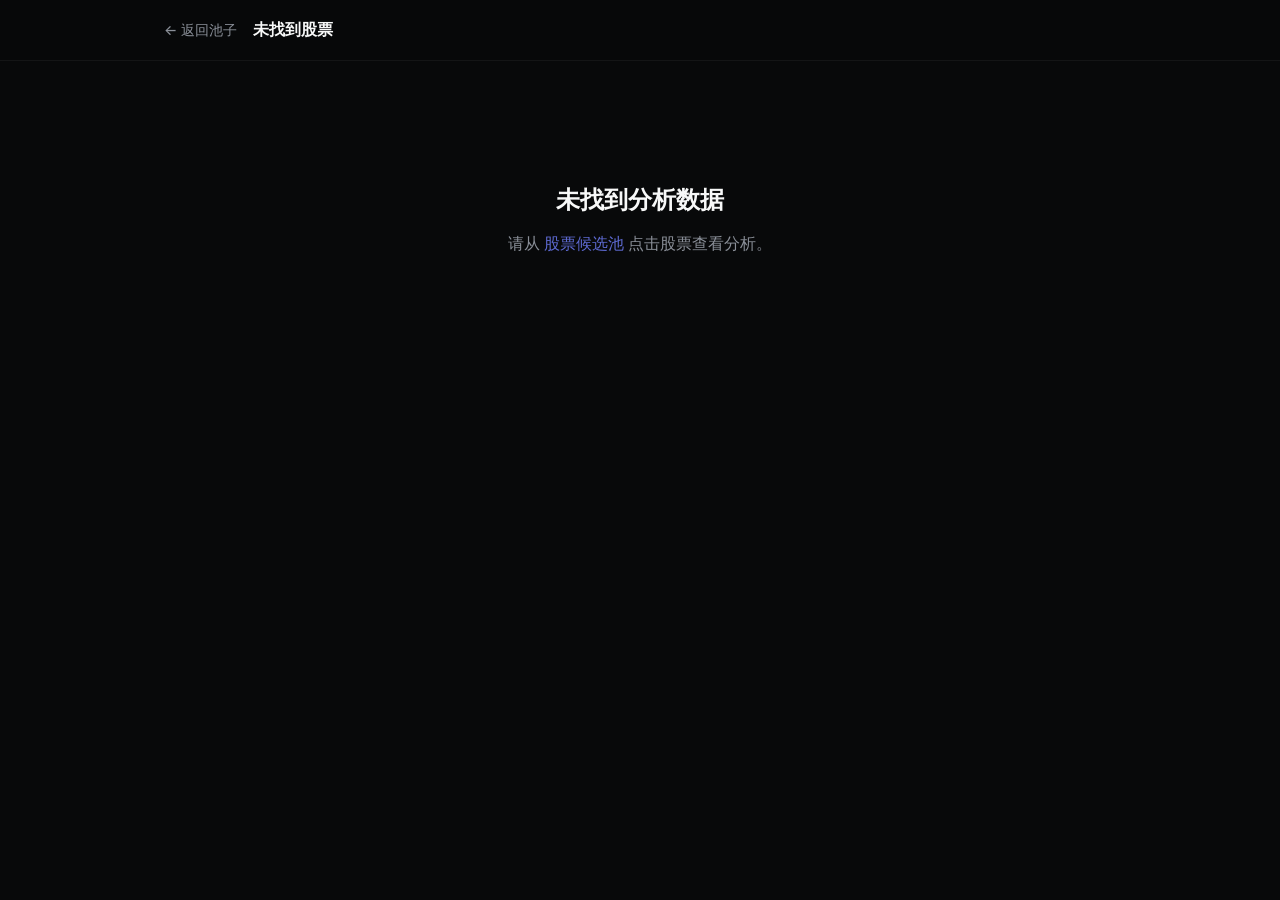
<file: details.html>
<!DOCTYPE html>
<html lang="zh-CN">
<head>
  <meta charset="UTF-8">
  <meta name="viewport" content="width=device-width, initial-scale=1.0">
  <title>股票深度分析 | Warren H</title>
  <link href="https://fonts.googleapis.com/css2?family=Inter:wght@300;400;500;600;700&family=JetBrains+Mono:wght@400;500&display=swap" rel="stylesheet">
  <style>
    :root {
      --bg-deep: #010102; --bg-page: #08090a; --bg-panel: #0f1011;
      --bg-surface: #191a1b; --bg-elevated: #23252a;
      --text-primary: #f7f8f8; --text-secondary: #d0d6e0;
      --text-muted: #8a8f98; --text-faint: #62666d;
      --accent: #5e6ad2; --accent-hover: #828fff; --accent-violet: #7170ff;
      --border-subtle: rgba(255,255,255,0.05); --border-standard: rgba(255,255,255,0.08);
      --border-solid: #34343a;
      --success: #10b981; --warning: #f59e0b; --danger: #ef4444;
    }
    * { margin: 0; padding: 0; box-sizing: border-box; }
    body {
      font-family: 'Inter', system-ui, -apple-system, sans-serif;
      background: var(--bg-page); color: var(--text-secondary);
      line-height: 1.6; min-height: 100vh;
    }
    header {
      position: sticky; top: 0; z-index: 100;
      background: rgba(8,9,10,0.85); backdrop-filter: blur(20px);
      border-bottom: 1px solid var(--border-subtle);
    }
    .header-inner {
      max-width: 1000px; margin: 0 auto; padding: 0 24px;
      height: 60px; display: flex; align-items: center; gap: 16px;
    }
    .back-btn {
      display: flex; align-items: center; gap: 6px;
      color: var(--text-muted); text-decoration: none;
      font-size: 14px; font-weight: 500; transition: color 0.2s;
    }
    .back-btn:hover { color: var(--text-primary); }
    .stock-title { font-size: 16px; font-weight: 600; color: var(--text-primary); }
    .stock-code { font-size: 13px; color: var(--text-faint); font-family: 'JetBrains Mono', monospace; }

    .container { max-width: 1000px; margin: 0 auto; padding: 40px 24px 80px; }

    .hero-section { margin-bottom: 40px; }
    .hero-section h1 { font-size: 36px; font-weight: 600; color: var(--text-primary); letter-spacing: -1px; margin-bottom: 8px; }
    .hero-section .meta { font-size: 14px; color: var(--text-faint); display: flex; gap: 16px; align-items: center; }
    .hero-section .meta .tag { padding: 2px 10px; border-radius: 4px; font-size: 11px; font-weight: 600; background: rgba(94,106,210,0.15); color: var(--accent-violet); border: 1px solid rgba(94,106,210,0.3); }

    .section { background: rgba(255,255,255,0.02); border: 1px solid var(--border-standard); border-radius: 12px; padding: 28px; margin-bottom: 20px; }
    .section-header { display: flex; align-items: center; gap: 8px; margin-bottom: 16px; }
    .section-icon { width: 28px; height: 28px; border-radius: 6px; display: flex; align-items: center; justify-content: center; font-size: 14px; flex-shrink: 0; }
    .section-icon.industry { background: rgba(94,106,210,0.2); }
    .section-icon.growth { background: rgba(16,185,129,0.2); }
    .section-icon.valuation { background: rgba(245,158,11,0.2); }
    .section-icon.decision { background: rgba(99,102,241,0.2); }
    .section-icon.catalyst { background: rgba(6,182,212,0.2); }
    .section-icon.risk { background: rgba(239,68,68,0.2); }
    .section-title { font-size: 16px; font-weight: 600; color: var(--text-primary); }
    .section-content { font-size: 14px; line-height: 1.8; color: var(--text-secondary); }

    .badge { display: inline-block; padding: 2px 8px; border-radius: 4px; font-size: 11px; font-weight: 600; margin-left: 8px; }
    .badge.bull { background: rgba(16,185,129,0.15); color: var(--success); }
    .badge.bear { background: rgba(239,68,68,0.15); color: var(--danger); }
    .badge.info { background: rgba(94,106,210,0.15); color: var(--accent-violet); }

    .not-found { text-align: center; padding: 80px 20px; }
    .not-found h2 { font-size: 24px; color: var(--text-primary); margin-bottom: 12px; }
    .not-found p { color: var(--text-muted); margin-bottom: 24px; }
    .not-found a { color: var(--accent); text-decoration: none; }

    @keyframes fadeIn { from { opacity: 0; transform: translateY(12px); } to { opacity: 1; transform: translateY(0); } }
    .section { animation: fadeIn 0.3s ease forwards; }
    .section:nth-child(2) { animation-delay: 0.05s; }
    .section:nth-child(3) { animation-delay: 0.10s; }
    .section:nth-child(4) { animation-delay: 0.15s; }
    .section:nth-child(5) { animation-delay: 0.20s; }
    .section:nth-child(6) { animation-delay: 0.25s; }
  </style>
</head>
<body>
  <header>
    <div class="header-inner">
      <a class="back-btn" href="index.html" target="_blank">&larr; 返回池子</a>
      <span class="stock-title" id="pageTitle">股票深度分析</span>
      <span class="stock-code" id="pageCode"></span>
    </div>
  </header>
  <div class="container" id="content"></div>

  <script>
    const analysis = {
      "工业富联":{
        code:"601138.SH", sector:"AI服务器代工",
        industry:"全球最大AI服务器代工厂，英伟达H100/B200核心合作伙伴。AI服务器收入占比从2024年~30%升至2025年~55%，量价齐升逻辑清晰。",
        growth:"2025营收~7,600亿(+25%)，AI服务器业务增速>150%。净利率虽仅~3.5%（代工模式），但AI服务器收入占比持续提升带动利润结构优化。",
        valuation:"PE ~18x，低于工业富联历史中枢(25x)。AI服务器业务重塑估值体系，对标全球EMS龙头估值仍有空间。",
        decision:"卓越型：AI服务器代工绝对龙头，产业逻辑确定性最高。缺点在于毛利率低(<10%)，但这也是护城河——代工规模效应难以复制。关键跟踪：英伟达GB300出货节奏。",
        catalysts:"1) 英伟达GB300/GB200放量; 2) AI服务器收入占比突破60%; 3) 毛利率回升至5%+",
        risks:"单一客户(英伟达)依赖度高；代工模式毛利率天花板低；地缘政治风险"
      },
      "中际旭创":{
        code:"300308.SZ", sector:"光模块",
        industry:"全球光模块市占率第一(约40%)，800G/1.6T光模块核心供应商。AI数据中心光互联从400G→800G→1.6T迭代，带宽需求每18个月翻倍。",
        growth:"2025营收~300亿(+120%)，净利润~70亿(+150%)。毛利率~35%，净利率~23%，AI光模块利润率远高于传统数通产品。",
        valuation:"PE ~25x。光模块是AI链中业绩兑现最早、确定性最高的环节之一。PEG<0.2，成长性显著高于估值水平。",
        decision:"卓越型：全球光模块龙头，800G→1.6T迭代周期中持续受益。技术护城河(硅光/CPO布局)深厚。关键跟踪：1.6T出货节奏及毛利率趋势。",
        catalysts:"1) 1.6T光模块量产出货; 2) 硅光方案渗透率提升; 3) 海外云厂商资本开支超预期",
        risks:"光模块强周期属性；2026-2027可能供给过剩；技术迭代(CPO替代)长期风险"
      },
      "浪潮信息":{
        code:"000977.SZ", sector:"AI服务器",
        industry:"国产AI服务器绝对龙头，市占率~45%。受益国产算力替代和智算中心建设，AI服务器收入占比从~25%提升至~60%。",
        growth:"2025营收~1,500亿(+60%)，AI服务器收入增速>100%。但毛利率仅~6%（配货模式），利润弹性依赖销量规模。",
        valuation:"PE ~22x。国产算力替代逻辑+智算中心建设景气，但利润端兑现速度低于收入增速。",
        decision:"优秀型：国产AI服务器确定性受益者，但利润率低、竞争格局激烈(华为升腾系竞争)。核心跟踪：国产芯片供应量和AI服务器出货量。",
        catalysts:"1) 国产AI芯片供应放量; 2) 智算中心集中采购; 3) 信创政策加码",
        risks:"AI芯片供应依赖海光/华为；毛利率偏低利润弹性不足；华为升腾系分流份额"
      },
      "天孚通信":{
        code:"300394.SZ", sector:"光器件/光引擎",
        industry:"光器件/光引擎龙头，CPO光引擎技术领先。从无源器件→有源器件→光引擎升级，单bit成本持续降低。CPO是光模块的迭代方向。",
        growth:"2025营收~50亿(+70%)，净利~18亿(+90%)。毛利率~60%，净利率~35%，是AI光通信链中利润率最高标的之一。",
        valuation:"PE ~35x，高于光模块同行但技术护城河更深。CPO长期空间大，短期业绩确定性高。",
        decision:"卓越型：CPO技术领先+高利润率+客户锁定(绑定中际旭创/英伟达供应链)。兼具短期业绩确定性和长期技术路线优势。关键跟踪：CPO产品出货进度。",
        catalysts:"1) CPO光引擎量产出货; 2) 英伟达CPO方案采用; 3) 硅光渗透率提升",
        risks:"CPO量产时间不及预期；估值偏高；技术路线变更(ELSFP替代)风险"
      },
      "润泽科技":{
        code:"300442.SZ", sector:"AIDC/智算中心",
        industry:"园区级AIDC/智算中心龙头，卡位核心枢纽节点。AI数据中心电力需求爆发，AIDC机柜租金高于传统IDC 3-5倍。",
        growth:"2025营收~124亿(+30%)，净利~25亿(+37%)。AIDC业务占比从~20%升至~50%，带动整体毛利率提升。",
        valuation:"PE ~30x。AIDC资产重、折旧高，但长期稳定现金流属性。PB ~3x合理。",
        decision:"优秀型：AI数据中心确定性受益者，资产质量好、卡位核心节点。但重资产模式+利率敏感，波动性较高。核心跟踪：机柜上架率和PUE。",
        catalysts:"1) 智算中心政策加码; 2) 机柜上架率提升; 3) 电力优惠政策",
        risks:"重资产模式利率敏感；电价上涨压缩利润；AIDC供给过剩风险"
      },
      "金山办公":{
        code:"688111.SH", sector:"AI办公",
        industry:"国产AI办公绝对龙头，WPS月活~6亿。WPS AI集成大模型能力，推动个人付费转化+政企AI订阅。",
        growth:"2025营收~75亿(+25%)，净利~28亿(+30%)。AI订阅收入占比~15%，ARR增速>100%。毛利率~85%，净利率~37%。",
        valuation:"PE ~60x，高于软件行业均值但AI办公赛道空间大。PS ~20x，对标微软Copilot溢价合理。",
        decision:"优秀型：AI办公受益确定，高毛利率+高客户粘性。但估值偏高，AI变现进度需持续验证。核心跟踪：WPS AI付费转化率和ARR增速。",
        catalysts:"1) WPS AI付费用户突破; 2) 政企AI办公订阅放量; 3) 国产替代政策",
        risks:"PE~60x估值偏高；AI付费转化率低于预期；竞争(字节/腾讯)加剧"
      },
      "沪电股份":{
        code:"002463.SZ", sector:"AI服务器PCB",
        industry:"AI服务器PCB绝对龙头，高端HDI/高速多层板核心供应商。AI服务器PCB层数>24层，单价是普通服务器5-10倍，量价齐升。",
        growth:"2025营收~100亿(+35%)，净利~20亿(+80%)。AI服务器PCB收入占比从~20%升到~45%，带动毛利率从25%→33%。",
        valuation:"PE ~25x，合理偏低。PCB行业均值PE~30x，AI业务重估下仍有空间。",
        decision:"卓越型：五因子全部对齐——①确定性需求(AI服务器PCB爆量)②供给受限(高端产能扩产周期18个月+)③低关注(机构持仓<10%)④价值捕获(定价权强)⑤催化剂(英伟达新平台)。关键跟踪：AI PCB营收占比与毛利率趋势。",
        catalysts:"1) 英伟达GB300新平台PCB需求; 2) 泰国新工厂投产扩产; 3) AI PCB占比突破50%",
        risks:"PCB行业周期性；高端产能扩张节奏不及预期；下游AI服务器出货波动"
      },
      "海光信息":{
        code:"688041.SH", sector:"CPU/DCU",
        industry:"国产CPU/DCU龙头，x86架构兼容性最强。国产AI算力替代核心，DCU(深算系列)对标英伟达A100。",
        growth:"2025营收~120亿(+50%)，净利~30亿(+55%)。DCU收入占比~45%，增速>80%。毛利率~65%，净利率~25%。",
        valuation:"PE ~80x，显著偏高但国产算力稀缺标的。PS ~20x，对标海外CPU巨头仍有国产替代溢价。",
        decision:"优秀型：国产算力稀缺性无可替代，但PE~80x已充分定价。核心跟踪：DCU三代性能对标A100进展+生态适配度。",
        catalysts:"1) 深算三代性能对标A100; 2) 国产算力集采; 3) 信创政策加码",
        risks:"PE~80x极高估值；技术路线受制于x86授权；与华为升腾竞争加剧"
      },
      "北方华创":{
        code:"002371.SZ", sector:"半导体设备",
        industry:"国产半导体设备平台龙头，覆盖刻蚀/薄膜沉积/清洗/氧化扩散四大品类。国产替代加速，2025年国产化率从~15%提升至~25%。",
        growth:"2025营收~300亿(+45%)，净利~65亿(+55%)。刻蚀+薄膜沉积收入占比~60%，国产化率提升空间大。毛利率~43%。",
        valuation:"PE ~35x。半导体设备估值中枢35-45x，国产替代溢价合理。PS ~8x。",
        decision:"卓越型：国产半导体设备平台龙头，品类扩张+国产替代双逻辑。四大品类覆盖完整，客户粘性极强。关键跟踪：新品类拓展和订单增速。",
        catalysts:"1) 新品类(离子注入/量测)突破; 2) 存储厂订单爆发; 3) 国产化率突破30%",
        risks:"中美科技管制升级；下游晶圆厂资本开支波动；竞争加剧毛利率承压"
      },
      "中微公司":{
        code:"688012.SH", sector:"刻蚀设备",
        industry:"国产刻蚀设备龙头，CCP/ICP刻蚀国内第一。3D NAND/先进制程刻蚀步骤增加，刻蚀设备需求增速>晶圆厂资本开支增速。",
        growth:"2025营收~90亿(+35%)，净利~24亿(+40%)。刻蚀设备收入占比~85%，毛利率~48%。",
        valuation:"PE ~45x。刻蚀设备壁垒最高、竞争格局最好(全球仅3家)，估值溢价合理。",
        decision:"卓越型：刻蚀设备国产替代确定性最强，技术壁垒最高。3D NAND层数增加驱动刻蚀设备量价齐升。关键跟踪：5nm以下工艺验证进展。",
        catalysts:"1) 5nm以下刻蚀验证通过; 2) 存储厂3D NAND扩产; 3) CCP刻蚀份额提升",
        risks:"高端刻蚀验证周期长；海外设备商降价竞争；估值偏高"
      },
      "华海清科":{
        code:"688120.SH", sector:"CMP设备",
        industry:"国产CMP(化学机械抛光)设备冠军，国内市占率~60%。CMP是芯片制造的刚需环节，每层芯片都需要CMP。",
        growth:"2025营收~45亿(+42%)，净利~12亿(+50%)。CMP设备收入占比~90%，毛利率~46%。",
        valuation:"PE ~40x。CMP设备细分赛道竞争格局好(国内仅2家)，国产替代确定性高。",
        decision:"优秀型：CMP设备国产冠军，技术+客户壁垒高。但单一品类(仅CMP)天花板有限。核心跟踪：新产品(减薄/清洗)拓展进度。",
        catalysts:"1) 减薄设备新品放量; 2) 存储厂CMP订单; 3) 国产化率提升",
        risks:"单一品类天花板有限；新品拓展进度不确定；市值偏小(~400亿)"
      },
      "新易盛":{
        code:"300502.SZ", sector:"光模块",
        industry:"800G/1.6T光模块龙头，LPO(线性直驱)技术全球领先。光模块从400G→800G→1.6T产品迭代中持续受益。",
        growth:"2025营收~86亿(+100%)，净利~25亿(+130%)。800G出货量全球前三，1.6T已送样测试。毛利率~38%。",
        valuation:"PE ~35x。PEG<0.3，增长充分覆盖估值，当前是光模块中业绩弹性最大标的之一。",
        decision:"优秀型：光模块业绩爆发力最强，LPO技术领先是差异化优势。但强周期属性和竞争加剧是主要风险。核心跟踪：1.6T出货量和LPO客户验证。",
        catalysts:"1) 1.6T光模块量产出货; 2) LPO客户验证通过; 3) 云厂商800G采购超预期",
        risks:"光模块强周期，2026-2027可能供给过剩；LPO技术路线不确定性；竞争激烈"
      },
      "澜起科技":{
        code:"688008.SH", sector:"内存接口芯片",
        industry:"DDR5内存接口芯片全球龙头，全球份额~45%。AI服务器内存容量翻倍+8通道DDR5普及，每台服务器内存接口芯片价值量提升3-5倍。",
        growth:"2025营收~50亿(+55%)，净利~16亿(+60%)。DDR5渗透率从~40%→~80%提升中。MXC/CXL新业务开始贡献收入。",
        valuation:"PE ~50x。DDR5渗透+AI服务器双击，PEG<1。全球仅3家竞争对手(瑞萨/澜起)/格局稳定。",
        decision:"卓越型：内存接口芯片是服务器刚需瓶颈——每根DDR5内存条都需要接口芯片。全球仅3家能做，供给受限。CXL新增长极打开第二曲线。关键跟踪：DDR5渗透率和MXC出货量。",
        catalysts:"1) DDR5渗透率突破80%; 2) CXL/MXC产品放量; 3) AI服务器内存升级需求",
        risks:"DDR5渗透率放缓；估值较高(PE~50x)；海外技术管制风险"
      },
      "洛阳钼业":{
        code:"603993.SH", sector:"铜钴（算力金属）",
        industry:"全球铜钴龙头，TFM+KFM矿山产量全球Top 5。AI数据中心电力需求爆发驱动铜需求结构性增长，每GW数据中心需要~6.5万吨铜。",
        growth:"2025营收~2,000亿(+12%)，净利~80亿(+30%)。铜产量~55万吨，钴产量~5万吨。TFM混合矿产能翻倍落地。",
        valuation:"PE ~10x，全球铜矿中最便宜的标的之一。PB ~1.5x，安全边际高。",
        decision:"卓越型：全球铜钴龙头，PE~10x极度低估，AI电力需求长期逻辑清晰。分红率~40%，股息率~4%。铜价每涨10%，利润增~20%。关键跟踪：铜价走势和TFM达产进度。",
        catalysts:"1) 铜价上行周期; 2) TFM混合矿达产超预期; 3) AI数据中心铜需求数据验证",
        risks:"商品周期下行；刚果(金)政治风险；钴价低迷拖累利润"
      }
    };

    const sections = [
      { key: 'industry', label: '产业逻辑', icon: 'industry', emoji: '🏭', desc: 'Q1-Q7: 靠什么赚钱？' },
      { key: 'growth', label: '业绩增长', icon: 'growth', emoji: '📈', desc: 'Q8-Q13: 能否赚更多？' },
      { key: 'valuation', label: '估值水平', icon: 'valuation', emoji: '💰', desc: 'Q14-Q18: 是否划算？' },
      { key: 'decision', label: '投资决策', icon: 'decision', emoji: '🎯', desc: 'Q19-Q20: 买不买？' },
      { key: 'catalysts', label: '催化剂', icon: 'catalyst', emoji: '⚡', desc: '价值重估触发因素' },
      { key: 'risks', label: '风险提示', icon: 'risk', emoji: '⚠️', desc: '需要关注的隐患' }
    ];

    function getStockName() {
      const params = new URLSearchParams(window.location.search);
      return params.get('stock') || '';
    }

    function render() {
      const name = getStockName();
      const data = analysis[name];
      const titleEl = document.getElementById('pageTitle');
      const codeEl = document.getElementById('pageCode');
      const contentEl = document.getElementById('content');

      if (!name || !data) {
        titleEl.textContent = '未找到股票';
        contentEl.innerHTML = '<div class="not-found"><h2>未找到分析数据</h2><p>请从 <a href="index.html">股票候选池</a> 点击股票查看分析。</p></div>';
        return;
      }

      titleEl.textContent = name;
      codeEl.textContent = data.code + ' · ' + data.sector;

      let html = '<div class="hero-section"><h1>' + name + '</h1><div class="meta"><span class="tag">' + data.sector + '</span><span>' + data.code + '</span><span>深度跟踪池</span></div></div>';

      sections.forEach(s => {
        html += '<div class="section"><div class="section-header"><div class="section-icon ' + s.icon + '">' + s.emoji + '</div><div class="section-title">' + s.label + ' <span class="badge info">' + s.desc + '</span></div></div><div class="section-content">' + (data[s.key] || '—') + '</div></div>';
      });

      contentEl.innerHTML = html;
    }

    render();
  </script>
</body>
</html>
</file>
